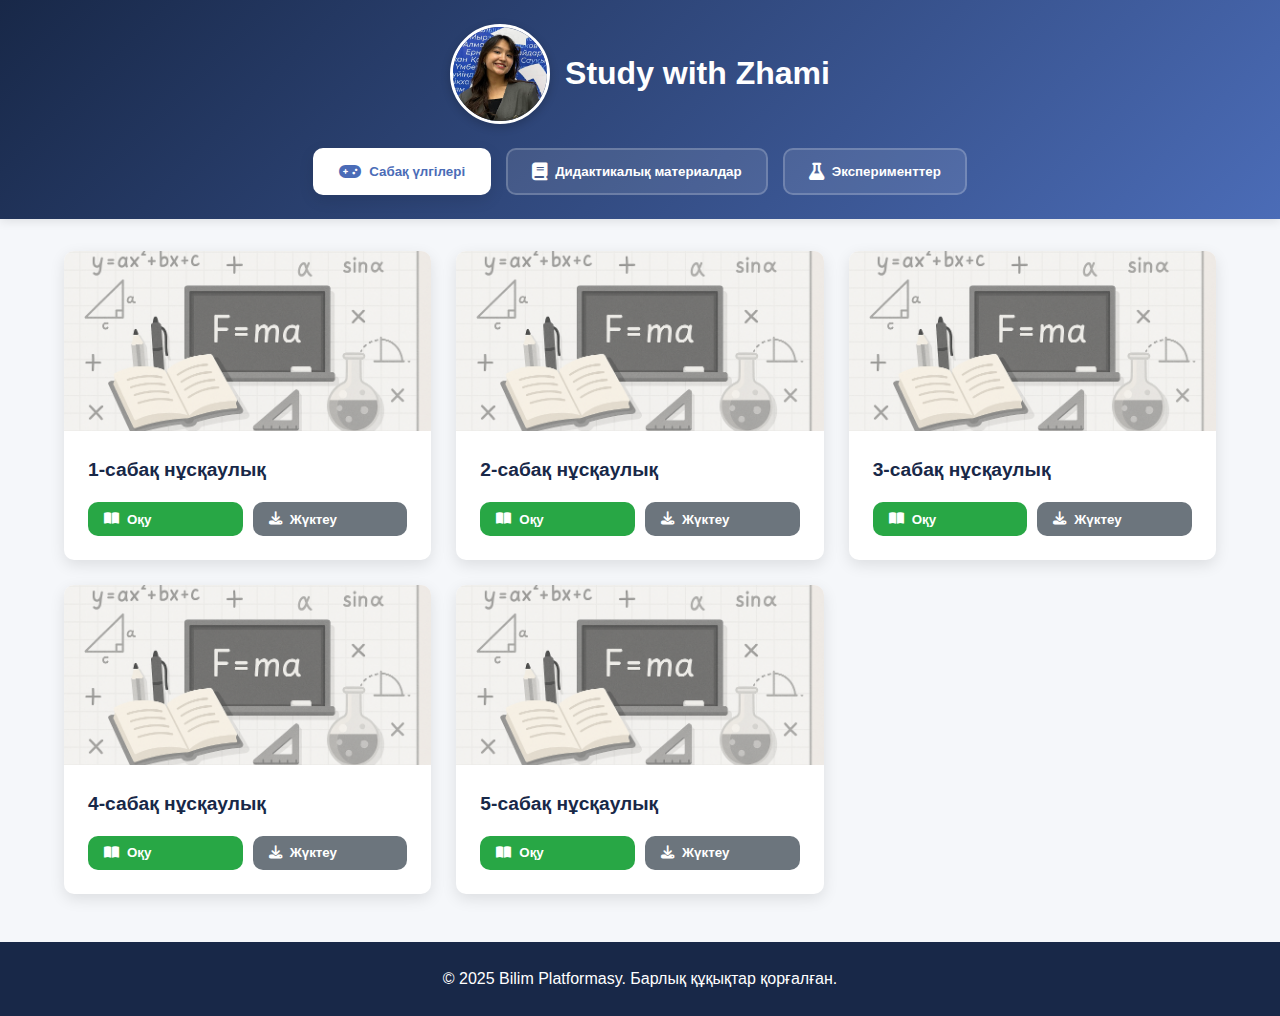
<file: index.html>
<!DOCTYPE html>
<html lang="ru">
<head>
  <meta charset="UTF-8">
  <meta name="viewport" content="width=device-width, initial-scale=1.0">
  <title>Bilim Platformasy</title>
  <link rel="stylesheet" href="https://cdnjs.cloudflare.com/ajax/libs/font-awesome/6.4.0/css/all.min.css">
  <link rel="stylesheet" href="styles.css">
</head>
<body>
  <header>
    <div class="header-container">
           <h1 class="centered-title">
      <span class="title-content">
        <img src="profile/Screenshot 2025-06-07 at 22.55.01.png"Zhami" class="client-avatar">
        Study with Zhami
        
      </span>
    </h1>
      <div class="nav-buttons">
        <button class="nav-btn active" onclick="showSection('games', this)">
          <i class="fas fa-gamepad"></i> Сабақ үлгілері
        </button>
        <button class="nav-btn" onclick="showSection('books', this)">
          <i class="fas fa-book"></i> Дидактикалық материалдар
        </button>
        <button class="nav-btn" onclick="showSection('experiments', this)">
          <i class="fas fa-flask"></i> Эксперименттер
        </button>
      </div>
    </div>
  </header>

  <main>
    <!-- Секция игр -->
    <section id="games" class="content-section active">
      <div class="cards-container">
        <!-- Карточка игры 1 -->
         <div class="card">
          <div class="card-image">
            <img src="game/ChatGPT Image Jun 10, 2025 at 01_49_19 AM.png" alt="1-сабақ нұсқаулық">
          </div>
          <div class="card-body">
            <h3>1-сабақ нұсқаулық</h3>
            <div class="card-buttons">
              <button class="read-btn" onclick="openBookPreview('game/1-сабақ нұсқаулық.pdf')">
                <i class="fas fa-book-open"></i> Оқу
              </button>
              <button class="download-btn" onclick="downloadBook('game/1-сабақ нұсқаулық.pdf')">
                <i class="fas fa-download"></i> Жүктеу
              </button>
            </div>
          </div>
        </div>
        <div class="card">
          <div class="card-image">
            <img src="game/ChatGPT Image Jun 10, 2025 at 01_49_19 AM.png" alt="2-сабақ нұсқаулық">
          </div>
          <div class="card-body">
            <h3>2-сабақ нұсқаулық</h3>
            <div class="card-buttons">
              <button class="read-btn" onclick="openBookPreview('game/2-сабақ нұсқаулық.pdf')">
                <i class="fas fa-book-open"></i> Оқу
              </button>
              <button class="download-btn" onclick="downloadBook('game/2-сабақ нұсқаулық.pdf')">
                <i class="fas fa-download"></i> Жүктеу
              </button>
            </div>
          </div>
        </div>

        <div class="card">
          <div class="card-image">
            <img src="game/ChatGPT Image Jun 10, 2025 at 01_49_19 AM.png" alt="2-сабақ нұсқаулық">
          </div>
          <div class="card-body">
            <h3>3-сабақ нұсқаулық</h3>
            <div class="card-buttons">
              <button class="read-btn" onclick="openBookPreview('game/3-сабақ нұсқаулық.pdf')">
                <i class="fas fa-book-open"></i> Оқу
              </button>
              <button class="download-btn" onclick="downloadBook('game/3-сабақ нұсқаулық.pdf')">
                <i class="fas fa-download"></i> Жүктеу
              </button>
            </div>
          </div>
        </div>

        <div class="card">
          <div class="card-image">
            <img src="game/ChatGPT Image Jun 10, 2025 at 01_49_19 AM.png" alt="2-сабақ нұсқаулық">
          </div>
          <div class="card-body">
            <h3>4-сабақ нұсқаулық</h3>
            <div class="card-buttons">
              <button class="read-btn" onclick="openBookPreview('game/4-сабақ нұсқаулық.pdf')">
                <i class="fas fa-book-open"></i> Оқу
              </button>
              <button class="download-btn" onclick="downloadBook('game/4-сабақ нұсқаулық.pdf')">
                <i class="fas fa-download"></i> Жүктеу
              </button>
            </div>
          </div>
        </div>

        <div class="card">
          <div class="card-image">
            <img src="game/ChatGPT Image Jun 10, 2025 at 01_49_19 AM.png" alt="2-сабақ нұсқаулық">
          </div>
          <div class="card-body">
            <h3>5-сабақ нұсқаулық</h3>
            <div class="card-buttons">
              <button class="read-btn" onclick="openBookPreview('game/5-сабақ нұсқаулық.pdf')">
                <i class="fas fa-book-open"></i> Оқу
              </button>
              <button class="download-btn" onclick="downloadBook('game/5-сабақ нұсқаулық.pdf')">
                <i class="fas fa-download"></i> Жүктеу
              </button>
            </div>
          </div>
        </div>
        <!-- Добавьте больше карточек по аналогии -->
      </div>
    </section>

    <!-- Секция книг -->
    <section id="books" class="content-section">
      <div class="cards-container">
        <div class="card">
          <div class="card-image">
            <img src="books/WhatsApp Image 2025-06-08 at 23.08.31.jpeg" alt="Тірек конспектілер">
          </div>
          <div class="card-body">
            <h3>Тірек конспектілер</h3>
            <p class="author">Жақан Жәмилә Аманжолқызы</p>
            <div class="card-buttons">
              <button class="read-btn" onclick="openBookPreview('books/Тірек конспектілер.pdf')">
                <i class="fas fa-book-open"></i> Оқу
              </button>
              <button class="download-btn" onclick="downloadBook('books/Тірек конспектілер.pdf')">
                <i class="fas fa-download"></i> Жүктеу
              </button>
            </div>
          </div>
        </div>
        <div class="card">
          <div class="card-image">
            <img src="books/WhatsApp Image 2025-06-10 at 01.41.53.jpeg" alt="Тірек конспектілер">
          </div>
          <div class="card-body">
            <h3>1 нұсқа</h3>
            <div class="card-buttons">
              <button class="download-btn" onclick="window.open('https://forms.gle/WZccRrSGETWCZKcM9', '_blank')">
                <i class="fas fa-external-link-alt"></i> Өту
              </button>
            </div>
          </div>
        </div>
        
        <div class="card">
          <div class="card-image">
            <img src="books/WhatsApp Image 2025-06-10 at 01.41.53.jpeg" alt="Тірек конспектілер">
          </div>
          <div class="card-body">
            <h3>2 нұсқа</h3>
            <div class="card-buttons">
              <button class="download-btn" onclick="window.open('https://forms.gle/mxLuFQV9LDvrehrbA', '_blank')">
                <i class="fas fa-external-link-alt"></i> Өту
              </button>
            </div>
          </div>
        </div>
        <div class="card">
          <div class="card-image">
            <img src="books/WhatsApp Image 2025-06-10 at 01.41.53.jpeg" alt="Тірек конспектілер">
          </div>
          <div class="card-body">
            <h3>3 нұсқа</h3>
            <div class="card-buttons">
              <button class="download-btn" onclick="window.open('https://docs.google.com/forms/d/e/1FAIpQLSeKAGL6uYp4G7v7HWK8gE4LLmPUlRK2UZS_XB65TxvBVltgPg/viewform', '_blank')">
                <i class="fas fa-external-link-alt"></i> Өту
              </button>
            </div>
          </div>
        </div>
        <div class="card">
          <div class="card-image">
            <img src="books/WhatsApp Image 2025-06-10 at 01.41.53.jpeg" alt="Тірек конспектілер">
          </div>
          <div class="card-body">
            <h3>4 нұсқа</h3>
            <div class="card-buttons">
              <button class="download-btn" onclick="window.open('https://docs.google.com/forms/d/e/1FAIpQLSeO01uG-bWNEVUUMFUGr7yEElqt308G6CEHcsmE8S8U2t78ow/viewform', '_blank')">
                <i class="fas fa-external-link-alt"></i> Өту
              </button>
            </div>
          </div>
        </div>
        <div class="card">
          <div class="card-image">
            <img src="books/WhatsApp Image 2025-06-10 at 01.41.53.jpeg" alt="Тірек конспектілер">
          </div>
          <div class="card-body">
            <h3>5 нұсқа</h3>
            <div class="card-buttons">
              <button class="download-btn" onclick="window.open('https://docs.google.com/forms/d/e/1FAIpQLSfVWeOS7LeYT1bIURBvug_tJBDOfBlqjOOTZVWuYHgmq0KdPg/viewform', '_blank')">
                <i class="fas fa-external-link-alt"></i> Өту
              </button>
            </div>
          </div>
        </div>
        <div class="card">
          <div class="card-image">
            <img src="books/WhatsApp Image 2025-06-10 at 01.41.53.jpeg" alt="Тірек конспектілер">
          </div>
          <div class="card-body">
            <h3>6 нұсқа</h3>
            <div class="card-buttons">
              <button class="download-btn" onclick="window.open('https://docs.google.com/forms/d/e/1FAIpQLSd9fVMUKSmkqwMAhI4dOYhP_G81I-C1Htqu-YkUG_vwHV04hw/viewform', '_blank')">
                <i class="fas fa-external-link-alt"></i> Өту
              </button>
            </div>
          </div>
        </div>

        <!-- Добавьте больше карточек книг -->
      </div>
    </section>

    <!-- Секция экспериментов -->
    <section id="experiments" class="content-section">
      <div class="cards-container">
        <div class="card">
          <div class="card-image">
            <img src="experiments/WhatsApp Image 2025-06-09 at 00.22.28.jpeg" alt="1-ші эксперимент">
          </div>
          <div class="card-body">
            <h3>Кіріспе бейнесабақ. Phyphox қосымшасын Физикада қолдану.</h3>
            <button class="view-btn" onclick="location.href='experimentintro-page.html'">
              <i class="fas fa-video"></i> Көру
            </button>
          </div>
        </div>
        <div class="card">
          <div class="card-image">
            <img src="experiments/WhatsApp Image 2025-06-08 at 23.17.51.jpeg" alt="1-ші эксперимент">
          </div>
          <div class="card-body">
            <h3>Смартфон арқылы дыбыс жылдамдығын анықтау</h3>
            <button class="view-btn" onclick="location.href='experiment1-page.html'">
              <i class="fas fa-video"></i> Көру
            </button>
          </div>
        </div>
         <div class="card">
          <div class="card-image">
            <img src="experiments/WhatsApp Image 2025-06-08 at 23.32.29.jpeg" alt="2-ші эксперимент">
          </div>
          <div class="card-body">
            <h3>Домбыра аспабының дыбыс жиілігін зерттеу және толқын жылдамдығын есептеу</h3>
            <button class="view-btn" onclick="location.href='experiment2-page.html'">
              <i class="fas fa-video"></i> Көру
            </button>
          </div>
        </div>
        <div class="card">
          <div class="card-image">
            <img src="experiments/WhatsApp Image 2025-06-08 at 23.47.12.jpeg" alt="3-ші эксперимент">
          </div>
          <div class="card-body">
            <h3>Дыбыс толқындарын зерттеу</h3>
            <button class="view-btn" onclick="location.href='experiment3-page.html'">
              <i class="fas fa-video"></i> Көру
            </button>
          </div>
        </div>
        <div class="card">
          <div class="card-image">
            <img src="experiments/ChatGPT Image Jun 8, 2025 at 06_45_39 PM.png" alt="4-ші эксперимент">
          </div>
          <div class="card-body">
            <h3>Математикалық маятниктің қозғалысын зерттеу</h3>
            <button class="view-btn" onclick="location.href='experiment4-page.html'">
              <i class="fas fa-video"></i> Көру
            </button>
          </div>
        </div>
        <div class="card">
          <div class="card-image">
            <img src="experiments/ChatGPT Image Jun 8, 2025 at 06_49_02 PM.png" alt="5-ші эксперимент">
          </div>
          <div class="card-body">
            <h3>Серіппелі маятниктің қозғалысын зерттеу</h3>
            <button class="view-btn" onclick="location.href='experiment5-page.html'">
              <i class="fas fa-video"></i> Көру
            </button>
          </div>
        </div>
        <div class="card">
          <div class="card-image">
            <img src="experiments/ChatGPT Image Jun 8, 2025 at 06_50_50 PM.png" alt="6-ші эксперимент">
          </div>
          <div class="card-body">
            <h3>Доплер эффектісін зерттеу</h3>
            <button class="view-btn" onclick="location.href='experiment6-page.html'">
              <i class="fas fa-video"></i> Көру
            </button>
          </div>
        </div>
        <div class="card">
          <div class="card-image">
            <img src="experiments/ChatGPT Image Jun 8, 2025 at 06_56_12 PM.png" alt="7-ші эксперимент">
          </div>
          <div class="card-body">
            <h3>Доплер эффектісі арқылы дыбыс жылдамдығын анықтау</h3>
            <button class="view-btn" onclick="location.href='experiment7-page.html'">
              <i class="fas fa-video"></i> Көру
            </button>
          </div>
        </div>
      </div>
    </section>
  </main>

  <footer>
    <p>© 2025 Bilim Platformasy. Барлық құқықтар қорғалған.</p>
  </footer>

  <script src="script.js"></script>
  <script>
// Восстановление активной вкладки при загрузке страницы
document.addEventListener('DOMContentLoaded', function() {
  // Проверяем, есть ли хэш в URL (например, #experiments)
  if (window.location.hash) {
    const sectionId = window.location.hash.substring(1);
    const targetSection = document.getElementById(sectionId);
    const targetButton = document.querySelector(`.nav-btn[onclick*="${sectionId}"]`);
    
    if (targetSection && targetButton) {
      // Показываем нужную секцию
      document.querySelectorAll('.content-section').forEach(section => {
        section.classList.remove('active');
      });
      targetSection.classList.add('active');
      
      // Активируем нужную кнопку
      document.querySelectorAll('.nav-btn').forEach(button => {
        button.classList.remove('active');
      });
      targetButton.classList.add('active');
    }
  }
});
</script>
</body>
</html>
</file>
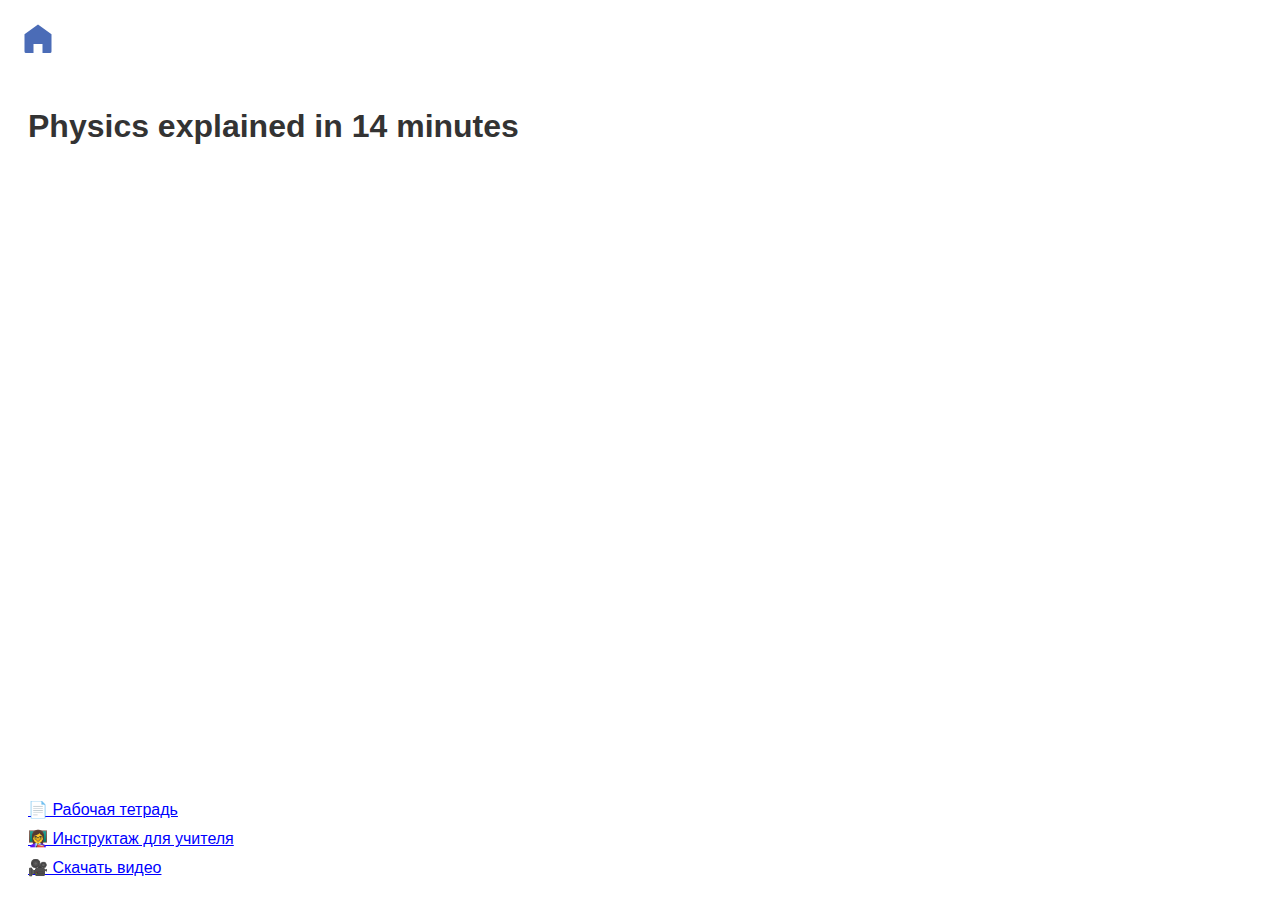
<file: experiment-page.html>
<!DOCTYPE html>
<html lang="ru">
<head>
  <meta charset="UTF-8" />
  <title>Эксперимент</title>
  <style>
    body { font-family: Arial, sans-serif; padding: 20px; }
        .home-link {
      position: absolute;
      top: 20px;
      left: 20px;
      text-decoration: none;
    }

    .home-icon {
      width: 36px;
      height: 36px;
      fill: #4b6cb7;
      transition: 0.3s;
      cursor: pointer;
    }

    .home-icon:hover {
      fill: #35478c;
    }

    h1 {
      margin-top: 80px;
      color: #333;
    }
    video { width: 100%; height: auto; margin-bottom: 20px; }
    .downloads a { display: block; margin: 10px 0; color: blue; text-decoration: underline; }
  </style>
</head>
<body>
     <a href="index.html" class="home-link" title="На главную">
    <svg class="home-icon" xmlns="http://www.w3.org/2000/svg" viewBox="0 0 24 24">
      <path d="M3 9.5L12 3l9 6.5V21a1 1 0 0 1-1 1h-5v-6H9v6H4a1 1 0 0 1-1-1V9.5z"/>
    </svg>
  </a>
  <h1>Physics explained in 14 minutes</h1>
     <div class="youtube-video">
  <iframe 
    width="1100" 
    height="620" 
    src="https://www.youtube.com/embed/ZAqIoDhornk" 
    title="YouTube video player"
    frameborder="0"
    allow="accelerometer; autoplay; clipboard-write; encrypted-media; gyroscope; picture-in-picture"
    allowfullscreen>
  </iframe>
</div>


  <!-- СЮДА ДОБАВЬ ВИДЕО -->
  <!-- Пример: <video controls src=\"path/to/experiment.mp4\"></video> -->

  <div class="downloads">
    <a href="path/to/workbook.pdf" download>📄 Рабочая тетрадь</a>
    <a href="path/to/teacher-guide.pdf" download>👩‍🏫 Инструктаж для учителя</a>
    <a href="path/to/video.mp4" download>🎥 Скачать видео</a>
  </div>
</body>
</html>
</file>
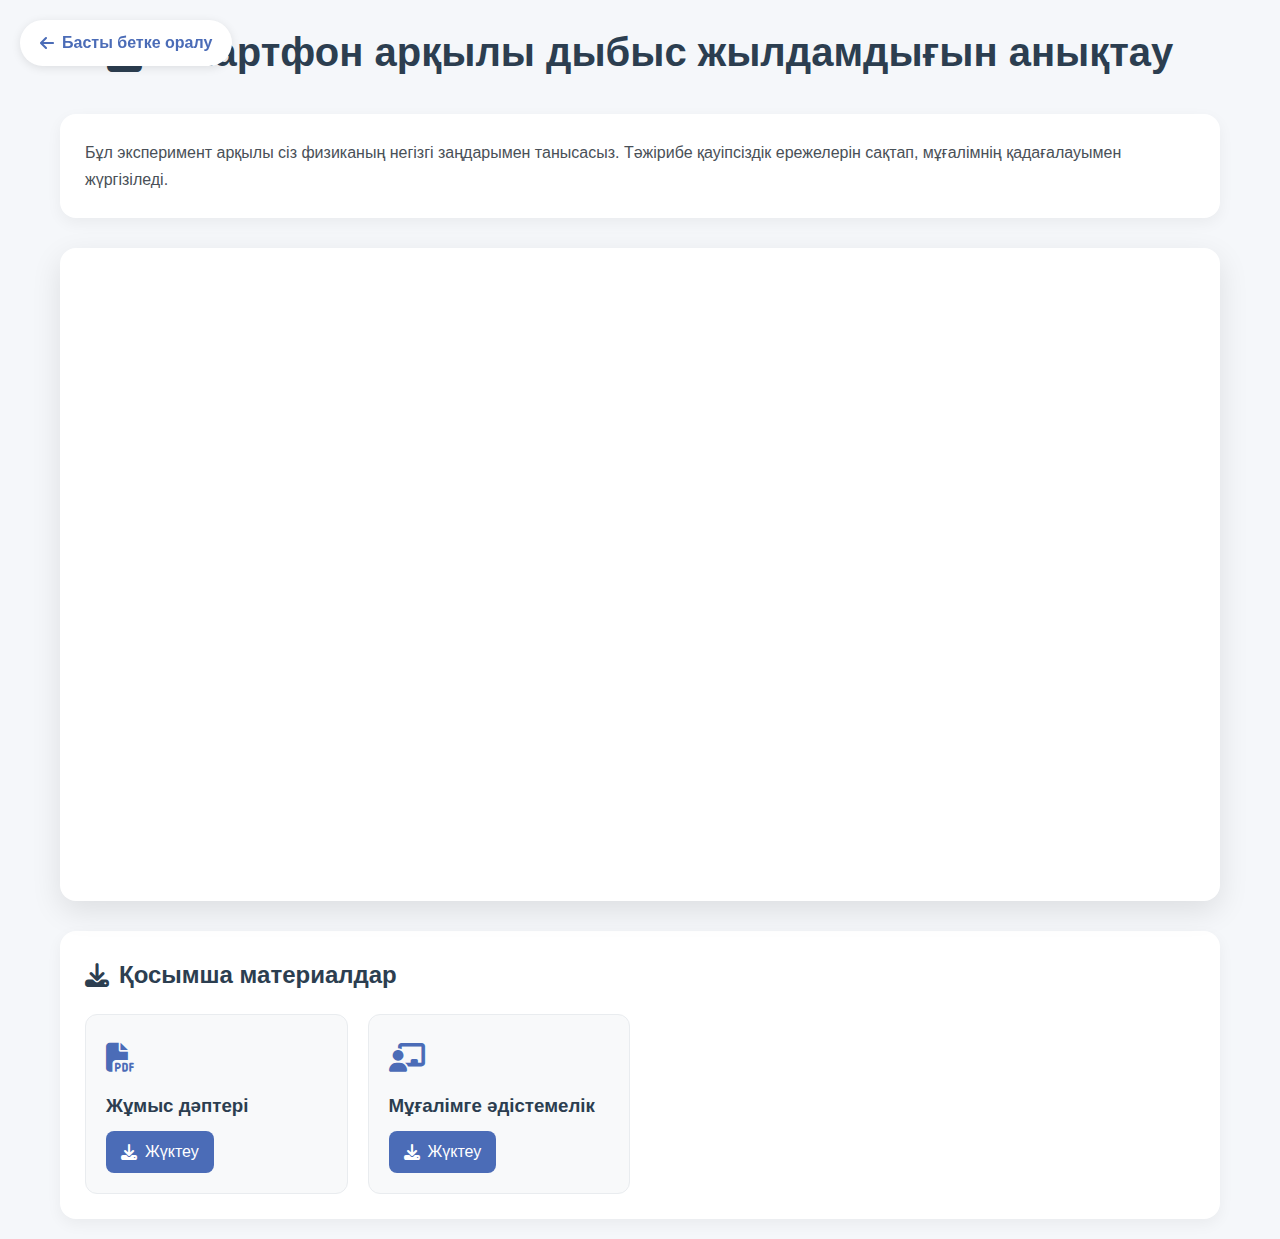
<file: experiment1-page.html>
<!DOCTYPE html>
<html lang="kk">
<head>
  <meta charset="UTF-8">
  <meta name="viewport" content="width=device-width, initial-scale=1.0">
  <title>Эксперимент - Bilim Platformasy</title>
  <link rel="stylesheet" href="https://cdnjs.cloudflare.com/ajax/libs/font-awesome/6.4.0/css/all.min.css">
  <link rel="stylesheet" href="styles.css">
  <style>
    .experiment-page {
      max-width: 1200px;
      margin: 0 auto;
      padding: 20px;
    }
    
    .experiment-header {
      text-align: center;
      margin-bottom: 30px;
      position: relative;
    }
    
    .experiment-title {
      color: #2c3e50;
      font-size: 2.5rem;
      margin-bottom: 10px;
      display: flex;
      align-items: center;
      justify-content: center;
      gap: 15px;
    }
    
    .video-container {
      background: white;
      border-radius: 16px;
      box-shadow: 0 10px 30px rgba(0,0,0,0.1);
      overflow: hidden;
      margin-bottom: 30px;
    }
    
    .experiment-video {
      width: 100%;
      min-height: 600px;
      display: block;
    }
    
    .materials-section {
      background: white;
      border-radius: 16px;
      padding: 25px;
      box-shadow: 0 5px 15px rgba(0,0,0,0.05);
    }
    
    .materials-title {
      color: #2c3e50;
      font-size: 1.5rem;
      margin-bottom: 20px;
      display: flex;
      align-items: center;
      gap: 10px;
    }
    
    .material-cards {
      display: grid;
      grid-template-columns: repeat(auto-fill, minmax(250px, 1fr));
      gap: 20px;
    }
    
    .material-card {
      background: #f8f9fa;
      border-radius: 12px;
      padding: 20px;
      transition: all 0.3s ease;
      border: 1px solid #e9ecef;
    }
    
    .material-card:hover {
      transform: translateY(-5px);
      box-shadow: 0 8px 15px rgba(0,0,0,0.1);
      border-color: #4b6cb7;
    }
    
    .material-icon {
      font-size: 1.8rem;
      color: #4b6cb7;
      margin-bottom: 10px;
    }
    
    .material-name {
      font-weight: 600;
      margin-bottom: 10px;
      color: #2c3e50;
    }
    
    .download-btn {
      display: inline-flex;
      align-items: center;
      gap: 8px;
      padding: 8px 15px;
      background: #4b6cb7;
      color: white;
      border-radius: 8px;
      text-decoration: none;
      font-weight: 500;
      transition: all 0.3s ease;
    }
    
    .download-btn:hover {
      background: #3a56a5;
    }
    
    .experiment-description {
      background: white;
      border-radius: 16px;
      padding: 25px;
      margin-bottom: 30px;
      box-shadow: 0 5px 15px rgba(0,0,0,0.05);
      line-height: 1.7;
      color: #495057;
    }
    
    @media (max-width: 768px) {
      .experiment-title {
        font-size: 2rem;
      }
      
      .material-cards {
        grid-template-columns: 1fr;
      }
    }
    
    @media (max-width: 480px) {
      .experiment-title {
        font-size: 1.8rem;
      }
    }
  </style>
</head>
<body>
  <a onclick="goBackToExperiments()" class="home-link">
    <i class="fas fa-arrow-left"></i> Басты бетке оралу
  </a>

<script>
function goBackToExperiments() {
  // Сохраняем в sessionStorage, что мы возвращаемся из эксперимента
  sessionStorage.setItem('returningFromExperiment', 'true');
  // Переходим на главную с якорем #experiments
  window.location.href = 'index.html#experiments';
}
</script>
  <div class="experiment-page">
    <div class="experiment-header">
      <h1 class="experiment-title">                                     
        <i class="fas fa-flask"></i> Смартфон арқылы дыбыс жылдамдығын анықтау
      </h1>
    </div>
    
    <div class="experiment-description">
      <p>Бұл эксперимент арқылы сіз физиканың негізгі заңдарымен танысасыз. Тәжірибе қауіпсіздік ережелерін сақтап, мұғалімнің қадағалауымен жүргізіледі.</p>
    </div>
    
    <div class="video-container">
      <iframe 
        class="experiment-video"
        src="https://www.youtube.com/embed/uszF5ziXE0E" 
        frameborder="0" 
        allow="accelerometer; autoplay; clipboard-write; encrypted-media; gyroscope; picture-in-picture" 
        allowfullscreen>
      </iframe>
      
    </div>
    
    <div class="materials-section">
      <h2 class="materials-title">
        <i class="fas fa-download"></i> Қосымша материалдар
      </h2>
      
      <div class="material-cards">
        <div class="material-card">
          <div class="material-icon">
            <i class="fas fa-file-pdf"></i>
          </div>
          <h3 class="material-name">Жұмыс дәптері</h3>
          <a href="experiments/№1 Зертхана жұмыс дәптері.pdf" download class="download-btn">
            <i class="fas fa-download"></i> Жүктеу
          </a>
        </div>
        
        <div class="material-card">
          <div class="material-icon">
            <i class="fas fa-chalkboard-teacher"></i>
          </div>
          <h3 class="material-name">Мұғалімге әдістемелік</h3>
          <a href="experiments/Мұғалімге арналған әдістемелік.pdf" download class="download-btn">
            <i class="fas fa-download"></i> Жүктеу
          </a>
        </div>
      </div>
    </div>
  </div>
</body>
</html>
</file>
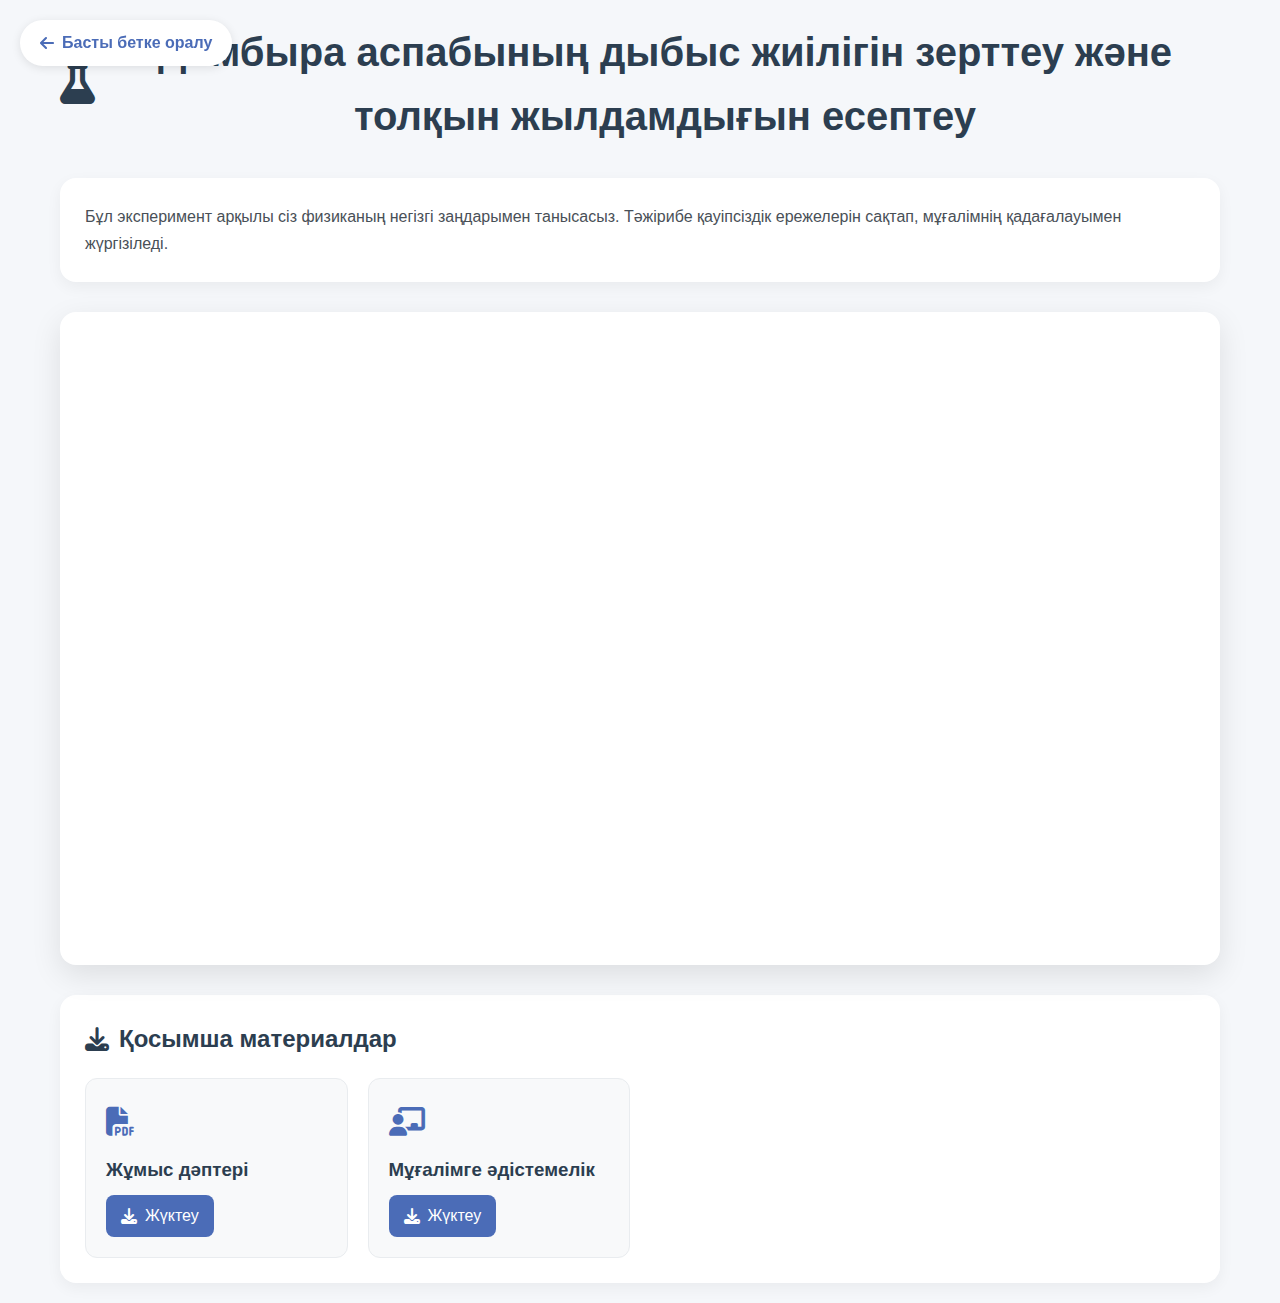
<file: experiment2-page.html>
<!DOCTYPE html>
<html lang="kk">
<head>
  <meta charset="UTF-8">
  <meta name="viewport" content="width=device-width, initial-scale=1.0">
  <title>Эксперимент - Bilim Platformasy</title>
  <link rel="stylesheet" href="https://cdnjs.cloudflare.com/ajax/libs/font-awesome/6.4.0/css/all.min.css">
  <link rel="stylesheet" href="styles.css">
  <style>
    .experiment-page {
      max-width: 1200px;
      margin: 0 auto;
      padding: 20px;
    }
    
    .experiment-header {
      text-align: center;
      margin-bottom: 30px;
      position: relative;
    }
    
    .experiment-title {
      color: #2c3e50;
      font-size: 2.5rem;
      margin-bottom: 10px;
      display: flex;
      align-items: center;
      justify-content: center;
      gap: 15px;
    }
    
    .video-container {
      background: white;
      border-radius: 16px;
      box-shadow: 0 10px 30px rgba(0,0,0,0.1);
      overflow: hidden;
      margin-bottom: 30px;
    }
    
    .experiment-video {
      width: 100%;
      min-height: 600px;
      display: block;
    }
    
    .materials-section {
      background: white;
      border-radius: 16px;
      padding: 25px;
      box-shadow: 0 5px 15px rgba(0,0,0,0.05);
    }
    
    .materials-title {
      color: #2c3e50;
      font-size: 1.5rem;
      margin-bottom: 20px;
      display: flex;
      align-items: center;
      gap: 10px;
    }
    
    .material-cards {
      display: grid;
      grid-template-columns: repeat(auto-fill, minmax(250px, 1fr));
      gap: 20px;
    }
    
    .material-card {
      background: #f8f9fa;
      border-radius: 12px;
      padding: 20px;
      transition: all 0.3s ease;
      border: 1px solid #e9ecef;
    }
    
    .material-card:hover {
      transform: translateY(-5px);
      box-shadow: 0 8px 15px rgba(0,0,0,0.1);
      border-color: #4b6cb7;
    }
    
    .material-icon {
      font-size: 1.8rem;
      color: #4b6cb7;
      margin-bottom: 10px;
    }
    
    .material-name {
      font-weight: 600;
      margin-bottom: 10px;
      color: #2c3e50;
    }
    
    .download-btn {
      display: inline-flex;
      align-items: center;
      gap: 8px;
      padding: 8px 15px;
      background: #4b6cb7;
      color: white;
      border-radius: 8px;
      text-decoration: none;
      font-weight: 500;
      transition: all 0.3s ease;
    }
    
    .download-btn:hover {
      background: #3a56a5;
    }
    
    .experiment-description {
      background: white;
      border-radius: 16px;
      padding: 25px;
      margin-bottom: 30px;
      box-shadow: 0 5px 15px rgba(0,0,0,0.05);
      line-height: 1.7;
      color: #495057;
    }
    
    @media (max-width: 768px) {
      .experiment-title {
        font-size: 2rem;
      }
      
      .material-cards {
        grid-template-columns: 1fr;
      }
    }
    
    @media (max-width: 480px) {
      .experiment-title {
        font-size: 1.8rem;
      }
    }
  </style>
</head>
<body>
  <a onclick="goBackToExperiments()" class="home-link">
    <i class="fas fa-arrow-left"></i> Басты бетке оралу
  </a>

<script>
function goBackToExperiments() {
  // Сохраняем в sessionStorage, что мы возвращаемся из эксперимента
  sessionStorage.setItem('returningFromExperiment', 'true');
  // Переходим на главную с якорем #experiments
  window.location.href = 'index.html#experiments';
}
</script>
  <div class="experiment-page">
    <div class="experiment-header">
      <h1 class="experiment-title">                                     
        <i class="fas fa-flask"></i> Домбыра аспабының дыбыс жиілігін зерттеу және толқын жылдамдығын есептеу
      </h1>
    </div>
    
    <div class="experiment-description">
      <p>Бұл эксперимент арқылы сіз физиканың негізгі заңдарымен танысасыз. Тәжірибе қауіпсіздік ережелерін сақтап, мұғалімнің қадағалауымен жүргізіледі.</p>
    </div>
    
    <div class="video-container">
      <iframe 
        class="experiment-video"
        src="https://www.youtube.com/embed/u5CDN35dgw4" 
        frameborder="0" 
        allow="accelerometer; autoplay; clipboard-write; encrypted-media; gyroscope; picture-in-picture" 
        allowfullscreen>
      </iframe>
      
    </div>
    
    <div class="materials-section">
      <h2 class="materials-title">
        <i class="fas fa-download"></i> Қосымша материалдар
      </h2>
      
      <div class="material-cards">
        <div class="material-card">
          <div class="material-icon">
            <i class="fas fa-file-pdf"></i>
          </div>
          <h3 class="material-name">Жұмыс дәптері</h3>
          <a href="experiments/№2 Зертханалық жұмыс дәптері.pdf" download class="download-btn">
            <i class="fas fa-download"></i> Жүктеу
          </a>
        </div>
        
        <div class="material-card">
          <div class="material-icon">
            <i class="fas fa-chalkboard-teacher"></i>
          </div>
          <h3 class="material-name">Мұғалімге әдістемелік</h3>
          <a href="experiments/Мұғалімге арналған әдістемелік.pdf" download class="download-btn">
            <i class="fas fa-download"></i> Жүктеу
          </a>
        </div>
      </div>
    </div>
  </div>
</body>
</html>
</file>
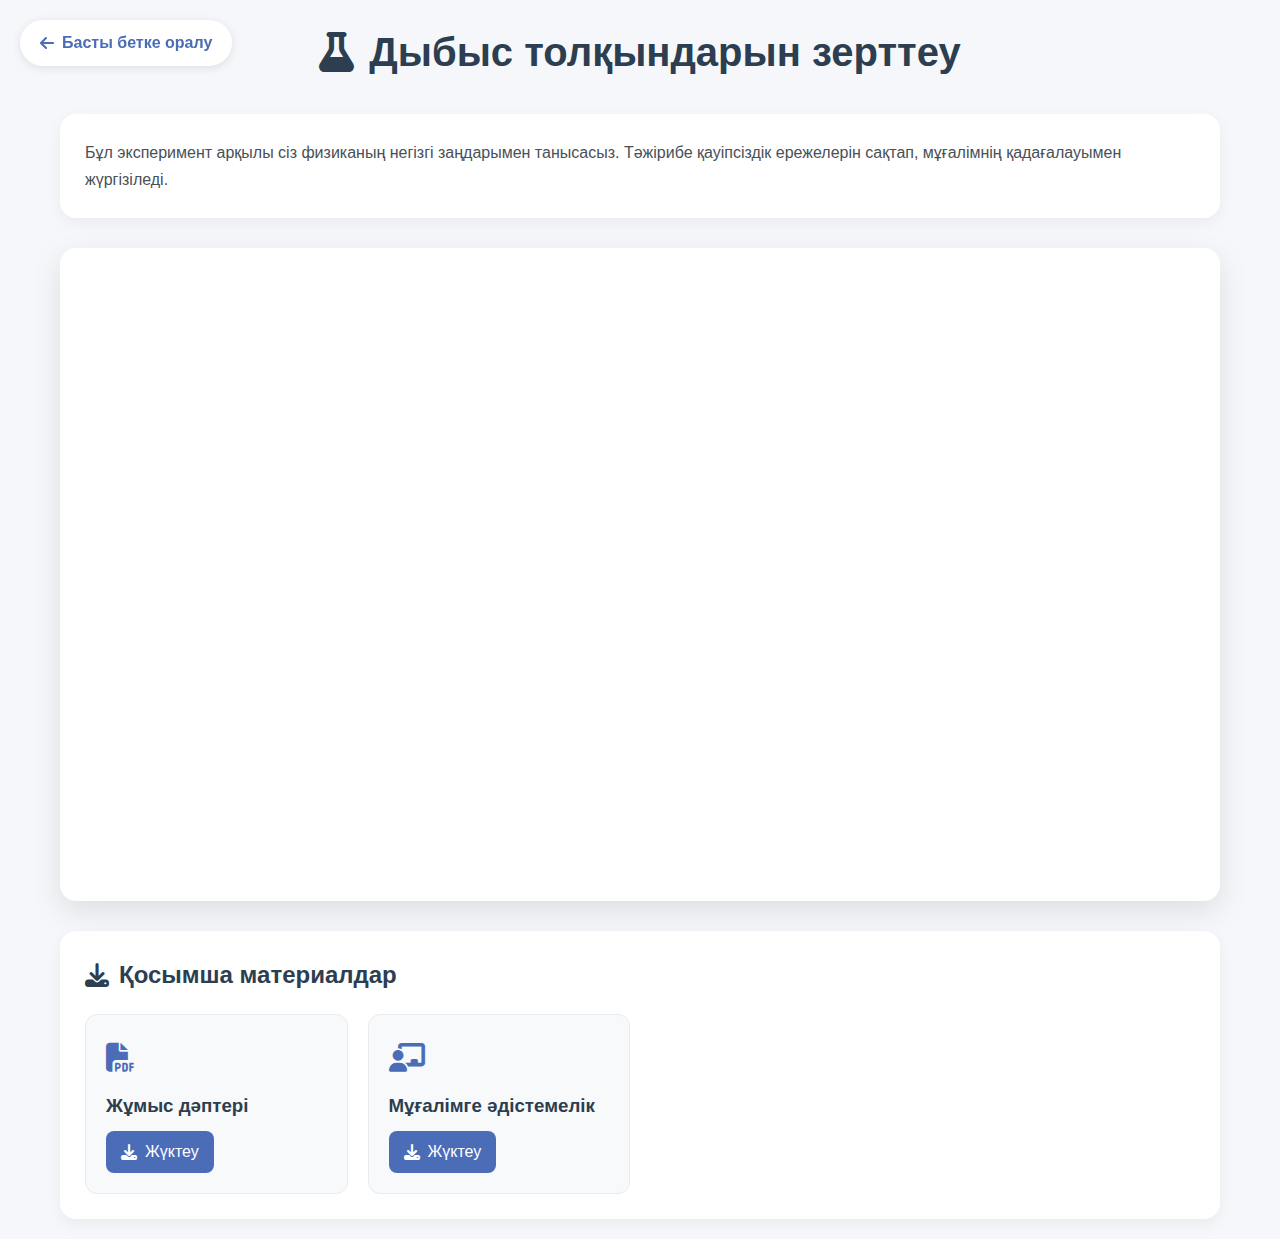
<file: experiment3-page.html>
<!DOCTYPE html>
<html lang="kk">
<head>
  <meta charset="UTF-8">
  <meta name="viewport" content="width=device-width, initial-scale=1.0">
  <title>Эксперимент - Bilim Platformasy</title>
  <link rel="stylesheet" href="https://cdnjs.cloudflare.com/ajax/libs/font-awesome/6.4.0/css/all.min.css">
  <link rel="stylesheet" href="styles.css">
  <style>
    .experiment-page {
      max-width: 1200px;
      margin: 0 auto;
      padding: 20px;
    }
    
    .experiment-header {
      text-align: center;
      margin-bottom: 30px;
      position: relative;
    }
    
    .experiment-title {
      color: #2c3e50;
      font-size: 2.5rem;
      margin-bottom: 10px;
      display: flex;
      align-items: center;
      justify-content: center;
      gap: 15px;
    }
    
    .video-container {
      background: white;
      border-radius: 16px;
      box-shadow: 0 10px 30px rgba(0,0,0,0.1);
      overflow: hidden;
      margin-bottom: 30px;
    }
    
    .experiment-video {
      width: 100%;
      min-height: 600px;
      display: block;
    }
    
    .materials-section {
      background: white;
      border-radius: 16px;
      padding: 25px;
      box-shadow: 0 5px 15px rgba(0,0,0,0.05);
    }
    
    .materials-title {
      color: #2c3e50;
      font-size: 1.5rem;
      margin-bottom: 20px;
      display: flex;
      align-items: center;
      gap: 10px;
    }
    
    .material-cards {
      display: grid;
      grid-template-columns: repeat(auto-fill, minmax(250px, 1fr));
      gap: 20px;
    }
    
    .material-card {
      background: #f8f9fa;
      border-radius: 12px;
      padding: 20px;
      transition: all 0.3s ease;
      border: 1px solid #e9ecef;
    }
    
    .material-card:hover {
      transform: translateY(-5px);
      box-shadow: 0 8px 15px rgba(0,0,0,0.1);
      border-color: #4b6cb7;
    }
    
    .material-icon {
      font-size: 1.8rem;
      color: #4b6cb7;
      margin-bottom: 10px;
    }
    
    .material-name {
      font-weight: 600;
      margin-bottom: 10px;
      color: #2c3e50;
    }
    
    .download-btn {
      display: inline-flex;
      align-items: center;
      gap: 8px;
      padding: 8px 15px;
      background: #4b6cb7;
      color: white;
      border-radius: 8px;
      text-decoration: none;
      font-weight: 500;
      transition: all 0.3s ease;
    }
    
    .download-btn:hover {
      background: #3a56a5;
    }
    
    .experiment-description {
      background: white;
      border-radius: 16px;
      padding: 25px;
      margin-bottom: 30px;
      box-shadow: 0 5px 15px rgba(0,0,0,0.05);
      line-height: 1.7;
      color: #495057;
    }
    
    @media (max-width: 768px) {
      .experiment-title {
        font-size: 2rem;
      }
      
      .material-cards {
        grid-template-columns: 1fr;
      }
    }
    
    @media (max-width: 480px) {
      .experiment-title {
        font-size: 1.8rem;
      }
    }
  </style>
</head>
<body>
  <a onclick="goBackToExperiments()" class="home-link">
    <i class="fas fa-arrow-left"></i> Басты бетке оралу
  </a>

<script>
function goBackToExperiments() {
  // Сохраняем в sessionStorage, что мы возвращаемся из эксперимента
  sessionStorage.setItem('returningFromExperiment', 'true');
  // Переходим на главную с якорем #experiments
  window.location.href = 'index.html#experiments';
}
</script>
  <div class="experiment-page">
    <div class="experiment-header">
      <h1 class="experiment-title">                                     
        <i class="fas fa-flask"></i> Дыбыс толқындарын зерттеу
      </h1>
    </div>
    
    <div class="experiment-description">
      <p>Бұл эксперимент арқылы сіз физиканың негізгі заңдарымен танысасыз. Тәжірибе қауіпсіздік ережелерін сақтап, мұғалімнің қадағалауымен жүргізіледі.</p>
    </div>
    
    <div class="video-container">
      <iframe 
        class="experiment-video"
        src="https://www.youtube.com/embed/4Ec5xKOVVzk" 
        frameborder="0" 
        allow="accelerometer; autoplay; clipboard-write; encrypted-media; gyroscope; picture-in-picture" 
        allowfullscreen>
      </iframe>
      
    </div>
    
    <div class="materials-section">
      <h2 class="materials-title">
        <i class="fas fa-download"></i> Қосымша материалдар
      </h2>
      
      <div class="material-cards">
        <div class="material-card">
          <div class="material-icon">
            <i class="fas fa-file-pdf"></i>
          </div>
          <h3 class="material-name">Жұмыс дәптері</h3>
          <a href="experiments/№3 Зертханалық жұмыс дәптері.pdf" download class="download-btn">
            <i class="fas fa-download"></i> Жүктеу
          </a>
        </div>
        
        <div class="material-card">
          <div class="material-icon">
            <i class="fas fa-chalkboard-teacher"></i>
          </div>
          <h3 class="material-name">Мұғалімге әдістемелік</h3>
          <a href="experiments/Мұғалімге арналған әдістемелік.pdf" download class="download-btn">
            <i class="fas fa-download"></i> Жүктеу
          </a>
        </div>
      </div>
    </div>
  </div>
</body>
</html>
</file>
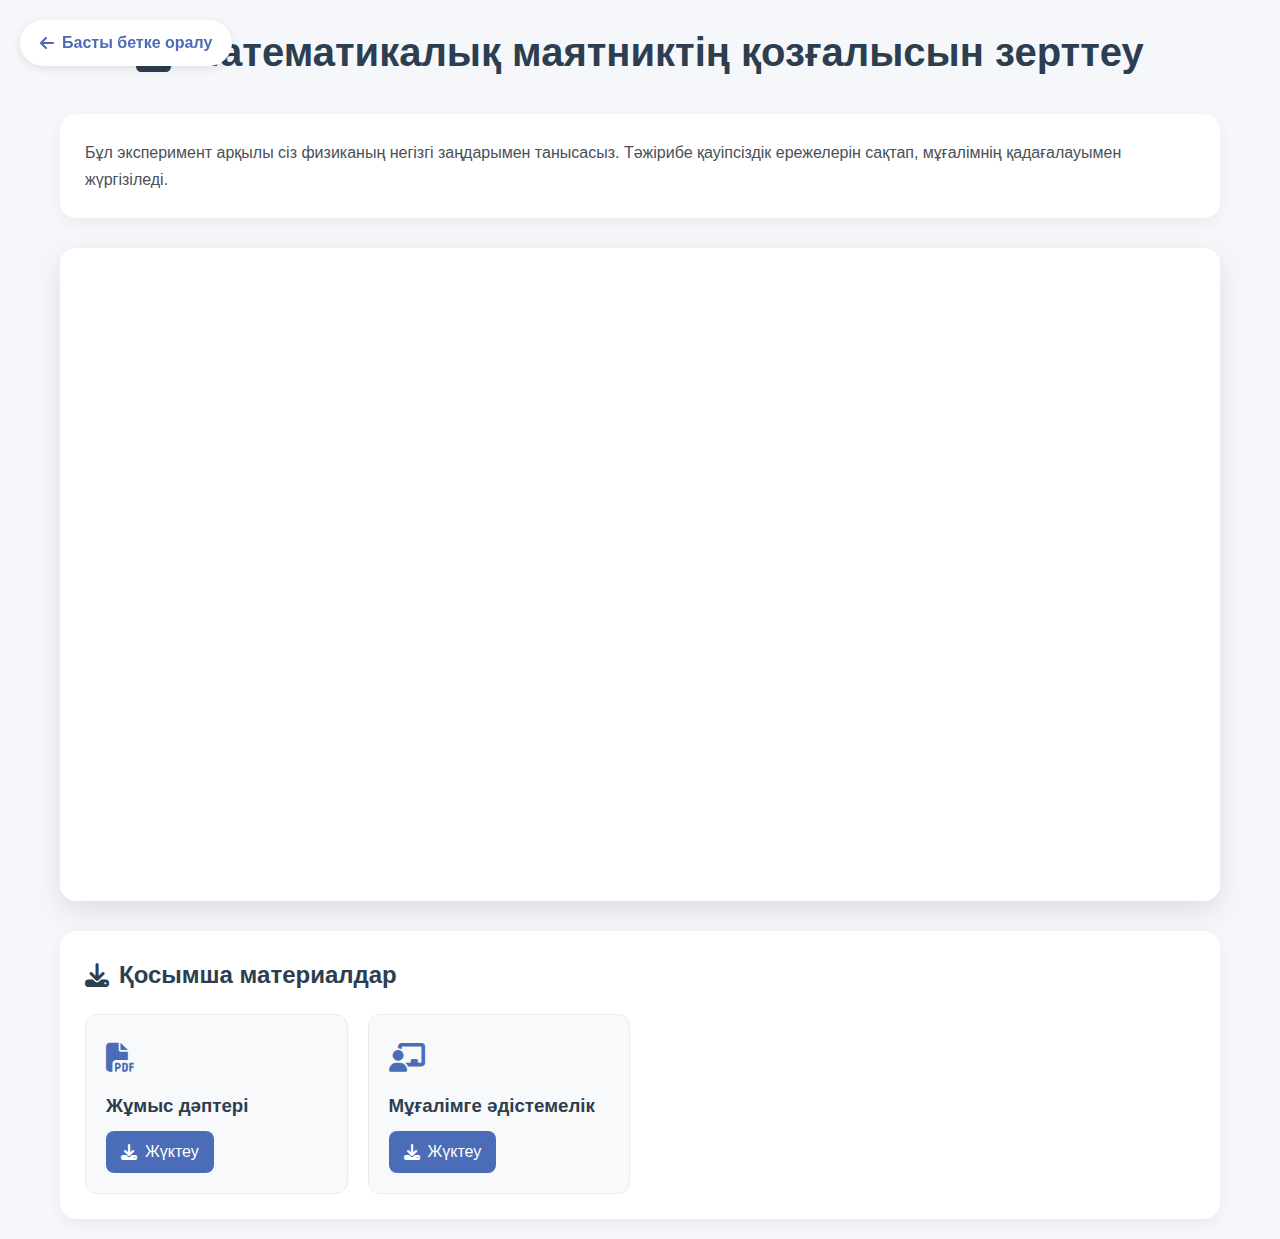
<file: experiment4-page.html>
<!DOCTYPE html>
<html lang="kk">
<head>
  <meta charset="UTF-8">
  <meta name="viewport" content="width=device-width, initial-scale=1.0">
  <title>Эксперимент - Bilim Platformasy</title>
  <link rel="stylesheet" href="https://cdnjs.cloudflare.com/ajax/libs/font-awesome/6.4.0/css/all.min.css">
  <link rel="stylesheet" href="styles.css">
  <style>
    .experiment-page {
      max-width: 1200px;
      margin: 0 auto;
      padding: 20px;
    }
    
    .experiment-header {
      text-align: center;
      margin-bottom: 30px;
      position: relative;
    }
    
    .experiment-title {
      color: #2c3e50;
      font-size: 2.5rem;
      margin-bottom: 10px;
      display: flex;
      align-items: center;
      justify-content: center;
      gap: 15px;
    }
    
    .video-container {
      background: white;
      border-radius: 16px;
      box-shadow: 0 10px 30px rgba(0,0,0,0.1);
      overflow: hidden;
      margin-bottom: 30px;
    }
    
    .experiment-video {
      width: 100%;
      min-height: 600px;
      display: block;
    }
    
    .materials-section {
      background: white;
      border-radius: 16px;
      padding: 25px;
      box-shadow: 0 5px 15px rgba(0,0,0,0.05);
    }
    
    .materials-title {
      color: #2c3e50;
      font-size: 1.5rem;
      margin-bottom: 20px;
      display: flex;
      align-items: center;
      gap: 10px;
    }
    
    .material-cards {
      display: grid;
      grid-template-columns: repeat(auto-fill, minmax(250px, 1fr));
      gap: 20px;
    }
    
    .material-card {
      background: #f8f9fa;
      border-radius: 12px;
      padding: 20px;
      transition: all 0.3s ease;
      border: 1px solid #e9ecef;
    }
    
    .material-card:hover {
      transform: translateY(-5px);
      box-shadow: 0 8px 15px rgba(0,0,0,0.1);
      border-color: #4b6cb7;
    }
    
    .material-icon {
      font-size: 1.8rem;
      color: #4b6cb7;
      margin-bottom: 10px;
    }
    
    .material-name {
      font-weight: 600;
      margin-bottom: 10px;
      color: #2c3e50;
    }
    
    .download-btn {
      display: inline-flex;
      align-items: center;
      gap: 8px;
      padding: 8px 15px;
      background: #4b6cb7;
      color: white;
      border-radius: 8px;
      text-decoration: none;
      font-weight: 500;
      transition: all 0.3s ease;
    }
    
    .download-btn:hover {
      background: #3a56a5;
    }
    
    .experiment-description {
      background: white;
      border-radius: 16px;
      padding: 25px;
      margin-bottom: 30px;
      box-shadow: 0 5px 15px rgba(0,0,0,0.05);
      line-height: 1.7;
      color: #495057;
    }
    
    @media (max-width: 768px) {
      .experiment-title {
        font-size: 2rem;
      }
      
      .material-cards {
        grid-template-columns: 1fr;
      }
    }
    
    @media (max-width: 480px) {
      .experiment-title {
        font-size: 1.8rem;
      }
    }
  </style>
</head>
<body>
  <a onclick="goBackToExperiments()" class="home-link">
    <i class="fas fa-arrow-left"></i> Басты бетке оралу
  </a>

<script>
function goBackToExperiments() {
  // Сохраняем в sessionStorage, что мы возвращаемся из эксперимента
  sessionStorage.setItem('returningFromExperiment', 'true');
  // Переходим на главную с якорем #experiments
  window.location.href = 'index.html#experiments';
}
</script>
  <div class="experiment-page">
    <div class="experiment-header">
      <h1 class="experiment-title">                                     
        <i class="fas fa-flask"></i> Математикалық маятниктің қозғалысын зерттеу
      </h1>
    </div>
    
    <div class="experiment-description">
      <p>Бұл эксперимент арқылы сіз физиканың негізгі заңдарымен танысасыз. Тәжірибе қауіпсіздік ережелерін сақтап, мұғалімнің қадағалауымен жүргізіледі.</p>
    </div>
    
    <div class="video-container">
      <iframe 
        class="experiment-video"
        src="https://www.youtube.com/embed/" 
        frameborder="0" 
        allow="accelerometer; autoplay; clipboard-write; encrypted-media; gyroscope; picture-in-picture" 
        allowfullscreen>
      </iframe>
      
    </div>
    
    <div class="materials-section">
      <h2 class="materials-title">
        <i class="fas fa-download"></i> Қосымша материалдар
      </h2>
      
      <div class="material-cards">
        <div class="material-card">
          <div class="material-icon">
            <i class="fas fa-file-pdf"></i>
          </div>
          <h3 class="material-name">Жұмыс дәптері</h3>
          <a href="experiments/№4 Зертхана жұмыс дәптері.pdf" download class="download-btn">
            <i class="fas fa-download"></i> Жүктеу
          </a>
        </div>
        
        <div class="material-card">
          <div class="material-icon">
            <i class="fas fa-chalkboard-teacher"></i>
          </div>
          <h3 class="material-name">Мұғалімге әдістемелік</h3>
          <a href="experiments/Мұғалімге арналған әдістемелік.pdf" download class="download-btn">
            <i class="fas fa-download"></i> Жүктеу
          </a>
        </div>
      </div>
    </div>
  </div>
</body>
</html>
</file>
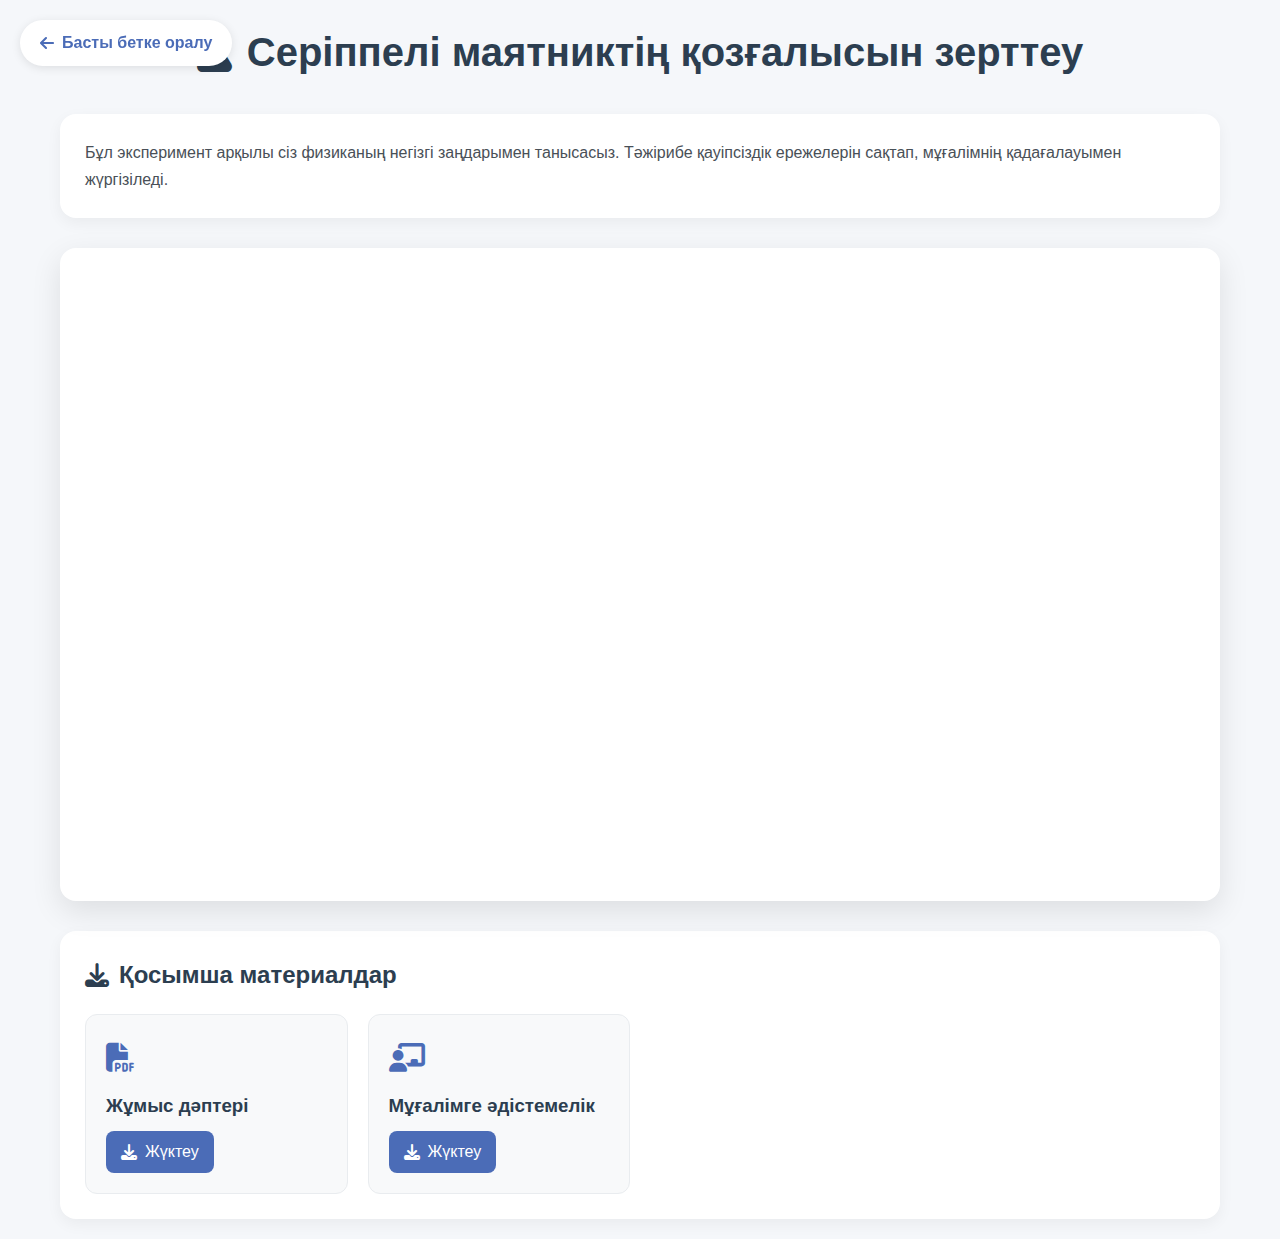
<file: experiment5-page.html>
<!DOCTYPE html>
<html lang="kk">
<head>
  <meta charset="UTF-8">
  <meta name="viewport" content="width=device-width, initial-scale=1.0">
  <title>Эксперимент - Bilim Platformasy</title>
  <link rel="stylesheet" href="https://cdnjs.cloudflare.com/ajax/libs/font-awesome/6.4.0/css/all.min.css">
  <link rel="stylesheet" href="styles.css">
  <style>
    .experiment-page {
      max-width: 1200px;
      margin: 0 auto;
      padding: 20px;
    }
    
    .experiment-header {
      text-align: center;
      margin-bottom: 30px;
      position: relative;
    }
    
    .experiment-title {
      color: #2c3e50;
      font-size: 2.5rem;
      margin-bottom: 10px;
      display: flex;
      align-items: center;
      justify-content: center;
      gap: 15px;
    }
    
    .video-container {
      background: white;
      border-radius: 16px;
      box-shadow: 0 10px 30px rgba(0,0,0,0.1);
      overflow: hidden;
      margin-bottom: 30px;
    }
    
    .experiment-video {
      width: 100%;
      min-height: 600px;
      display: block;
    }
    
    .materials-section {
      background: white;
      border-radius: 16px;
      padding: 25px;
      box-shadow: 0 5px 15px rgba(0,0,0,0.05);
    }
    
    .materials-title {
      color: #2c3e50;
      font-size: 1.5rem;
      margin-bottom: 20px;
      display: flex;
      align-items: center;
      gap: 10px;
    }
    
    .material-cards {
      display: grid;
      grid-template-columns: repeat(auto-fill, minmax(250px, 1fr));
      gap: 20px;
    }
    
    .material-card {
      background: #f8f9fa;
      border-radius: 12px;
      padding: 20px;
      transition: all 0.3s ease;
      border: 1px solid #e9ecef;
    }
    
    .material-card:hover {
      transform: translateY(-5px);
      box-shadow: 0 8px 15px rgba(0,0,0,0.1);
      border-color: #4b6cb7;
    }
    
    .material-icon {
      font-size: 1.8rem;
      color: #4b6cb7;
      margin-bottom: 10px;
    }
    
    .material-name {
      font-weight: 600;
      margin-bottom: 10px;
      color: #2c3e50;
    }
    
    .download-btn {
      display: inline-flex;
      align-items: center;
      gap: 8px;
      padding: 8px 15px;
      background: #4b6cb7;
      color: white;
      border-radius: 8px;
      text-decoration: none;
      font-weight: 500;
      transition: all 0.3s ease;
    }
    
    .download-btn:hover {
      background: #3a56a5;
    }
    
    .experiment-description {
      background: white;
      border-radius: 16px;
      padding: 25px;
      margin-bottom: 30px;
      box-shadow: 0 5px 15px rgba(0,0,0,0.05);
      line-height: 1.7;
      color: #495057;
    }
    
    @media (max-width: 768px) {
      .experiment-title {
        font-size: 2rem;
      }
      
      .material-cards {
        grid-template-columns: 1fr;
      }
    }
    
    @media (max-width: 480px) {
      .experiment-title {
        font-size: 1.8rem;
      }
    }
  </style>
</head>
<body>
  <a onclick="goBackToExperiments()" class="home-link">
    <i class="fas fa-arrow-left"></i> Басты бетке оралу
  </a>

<script>
function goBackToExperiments() {
  // Сохраняем в sessionStorage, что мы возвращаемся из эксперимента
  sessionStorage.setItem('returningFromExperiment', 'true');
  // Переходим на главную с якорем #experiments
  window.location.href = 'index.html#experiments';
}
</script>
  <div class="experiment-page">
    <div class="experiment-header">
      <h1 class="experiment-title">                                     
        <i class="fas fa-flask"></i> Серіппелі маятниктің қозғалысын зерттеу
    </div>
    
    <div class="experiment-description">
      <p>Бұл эксперимент арқылы сіз физиканың негізгі заңдарымен танысасыз. Тәжірибе қауіпсіздік ережелерін сақтап, мұғалімнің қадағалауымен жүргізіледі.</p>
    </div>
    
    <div class="video-container">
      <iframe 
        class="experiment-video"
        src="https://www.youtube.com/embed/aEt--xx02YI" 
        frameborder="0" 
        allow="accelerometer; autoplay; clipboard-write; encrypted-media; gyroscope; picture-in-picture" 
        allowfullscreen>
      </iframe>
      
    </div>
    
    <div class="materials-section">
      <h2 class="materials-title">
        <i class="fas fa-download"></i> Қосымша материалдар
      </h2>
      
      <div class="material-cards">
        <div class="material-card">
          <div class="material-icon">
            <i class="fas fa-file-pdf"></i>
          </div>
          <h3 class="material-name">Жұмыс дәптері</h3>
          <a href="experiments/№5 Зертханалық жұмыс дәптері.pdf" download class="download-btn">
            <i class="fas fa-download"></i> Жүктеу
          </a>
        </div>
        
        <div class="material-card">
          <div class="material-icon">
            <i class="fas fa-chalkboard-teacher"></i>
          </div>
          <h3 class="material-name">Мұғалімге әдістемелік</h3>
          <a href="experiments/Мұғалімге арналған әдістемелік.pdf" download class="download-btn">
            <i class="fas fa-download"></i> Жүктеу
          </a>
        </div>
      </div>
    </div>
  </div>
</body>
</html>
</file>
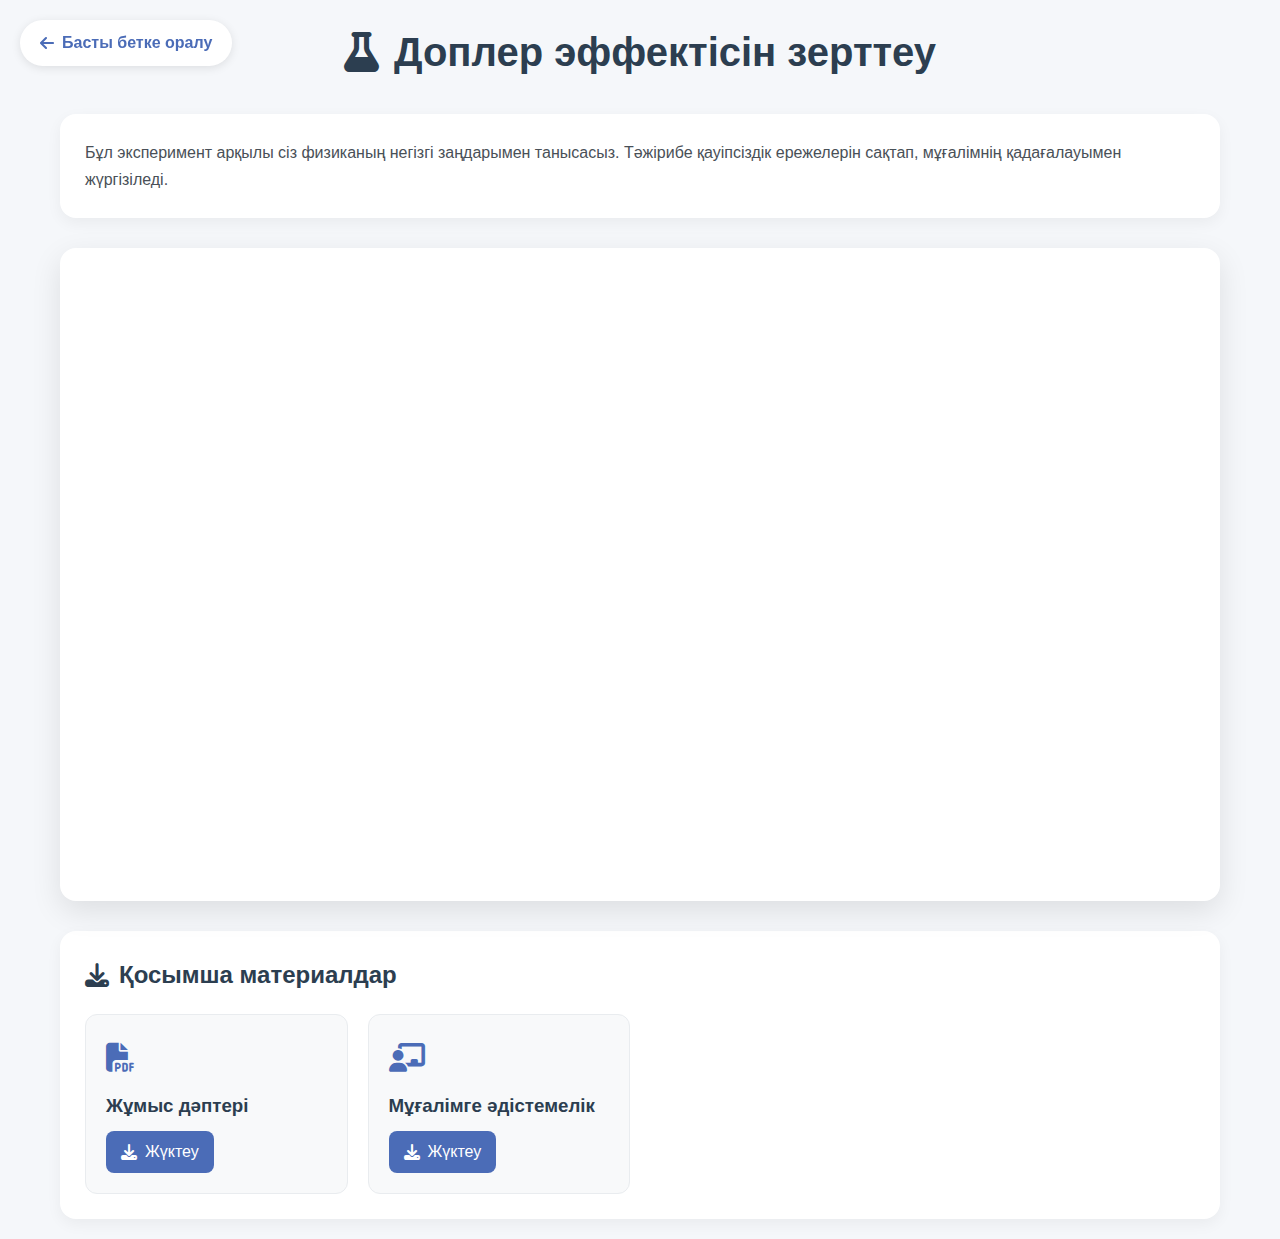
<file: experiment6-page.html>
<!DOCTYPE html>
<html lang="kk">
<head>
  <meta charset="UTF-8">
  <meta name="viewport" content="width=device-width, initial-scale=1.0">
  <title>Эксперимент - Bilim Platformasy</title>
  <link rel="stylesheet" href="https://cdnjs.cloudflare.com/ajax/libs/font-awesome/6.4.0/css/all.min.css">
  <link rel="stylesheet" href="styles.css">
  <style>
    .experiment-page {
      max-width: 1200px;
      margin: 0 auto;
      padding: 20px;
    }
    
    .experiment-header {
      text-align: center;
      margin-bottom: 30px;
      position: relative;
    }
    
    .experiment-title {
      color: #2c3e50;
      font-size: 2.5rem;
      margin-bottom: 10px;
      display: flex;
      align-items: center;
      justify-content: center;
      gap: 15px;
    }
    
    .video-container {
      background: white;
      border-radius: 16px;
      box-shadow: 0 10px 30px rgba(0,0,0,0.1);
      overflow: hidden;
      margin-bottom: 30px;
    }
    
    .experiment-video {
      width: 100%;
      min-height: 600px;
      display: block;
    }
    
    .materials-section {
      background: white;
      border-radius: 16px;
      padding: 25px;
      box-shadow: 0 5px 15px rgba(0,0,0,0.05);
    }
    
    .materials-title {
      color: #2c3e50;
      font-size: 1.5rem;
      margin-bottom: 20px;
      display: flex;
      align-items: center;
      gap: 10px;
    }
    
    .material-cards {
      display: grid;
      grid-template-columns: repeat(auto-fill, minmax(250px, 1fr));
      gap: 20px;
    }
    
    .material-card {
      background: #f8f9fa;
      border-radius: 12px;
      padding: 20px;
      transition: all 0.3s ease;
      border: 1px solid #e9ecef;
    }
    
    .material-card:hover {
      transform: translateY(-5px);
      box-shadow: 0 8px 15px rgba(0,0,0,0.1);
      border-color: #4b6cb7;
    }
    
    .material-icon {
      font-size: 1.8rem;
      color: #4b6cb7;
      margin-bottom: 10px;
    }
    
    .material-name {
      font-weight: 600;
      margin-bottom: 10px;
      color: #2c3e50;
    }
    
    .download-btn {
      display: inline-flex;
      align-items: center;
      gap: 8px;
      padding: 8px 15px;
      background: #4b6cb7;
      color: white;
      border-radius: 8px;
      text-decoration: none;
      font-weight: 500;
      transition: all 0.3s ease;
    }
    
    .download-btn:hover {
      background: #3a56a5;
    }
    
    .experiment-description {
      background: white;
      border-radius: 16px;
      padding: 25px;
      margin-bottom: 30px;
      box-shadow: 0 5px 15px rgba(0,0,0,0.05);
      line-height: 1.7;
      color: #495057;
    }
    
    @media (max-width: 768px) {
      .experiment-title {
        font-size: 2rem;
      }
      
      .material-cards {
        grid-template-columns: 1fr;
      }
    }
    
    @media (max-width: 480px) {
      .experiment-title {
        font-size: 1.8rem;
      }
    }
  </style>
</head>
<body>
  <a onclick="goBackToExperiments()" class="home-link">
    <i class="fas fa-arrow-left"></i> Басты бетке оралу
  </a>

<script>
function goBackToExperiments() {
  // Сохраняем в sessionStorage, что мы возвращаемся из эксперимента
  sessionStorage.setItem('returningFromExperiment', 'true');
  // Переходим на главную с якорем #experiments
  window.location.href = 'index.html#experiments';
}
</script>
  <div class="experiment-page">
    <div class="experiment-header">
      <h1 class="experiment-title">                                     
        <i class="fas fa-flask"></i> Доплер эффектісін зерттеу
      </h1>
    </div>
    
    <div class="experiment-description">
      <p>Бұл эксперимент арқылы сіз физиканың негізгі заңдарымен танысасыз. Тәжірибе қауіпсіздік ережелерін сақтап, мұғалімнің қадағалауымен жүргізіледі.</p>
    </div>
    
    <div class="video-container">
      <iframe 
        class="experiment-video"
        src="https://www.youtube.com/embed/O8ezmKPLquQ" 
        frameborder="0" 
        allow="accelerometer; autoplay; clipboard-write; encrypted-media; gyroscope; picture-in-picture" 
        allowfullscreen>
      </iframe>
      
    </div>
    
    <div class="materials-section">
      <h2 class="materials-title">
        <i class="fas fa-download"></i> Қосымша материалдар
      </h2>
      
      <div class="material-cards">
        <div class="material-card">
          <div class="material-icon">
            <i class="fas fa-file-pdf"></i>
          </div>
          <h3 class="material-name">Жұмыс дәптері</h3>
          <a href="experiments/№6 Зертханалық жұмыс дәптері.pdf" download class="download-btn">
            <i class="fas fa-download"></i> Жүктеу
          </a>
        </div>
        
        <div class="material-card">
          <div class="material-icon">
            <i class="fas fa-chalkboard-teacher"></i>
          </div>
          <h3 class="material-name">Мұғалімге әдістемелік</h3>
          <a href="experiments/Мұғалімге арналған әдістемелік.pdf" download class="download-btn">
            <i class="fas fa-download"></i> Жүктеу
          </a>
        </div>
      </div>
    </div>
  </div>
</body>
</html>
</file>
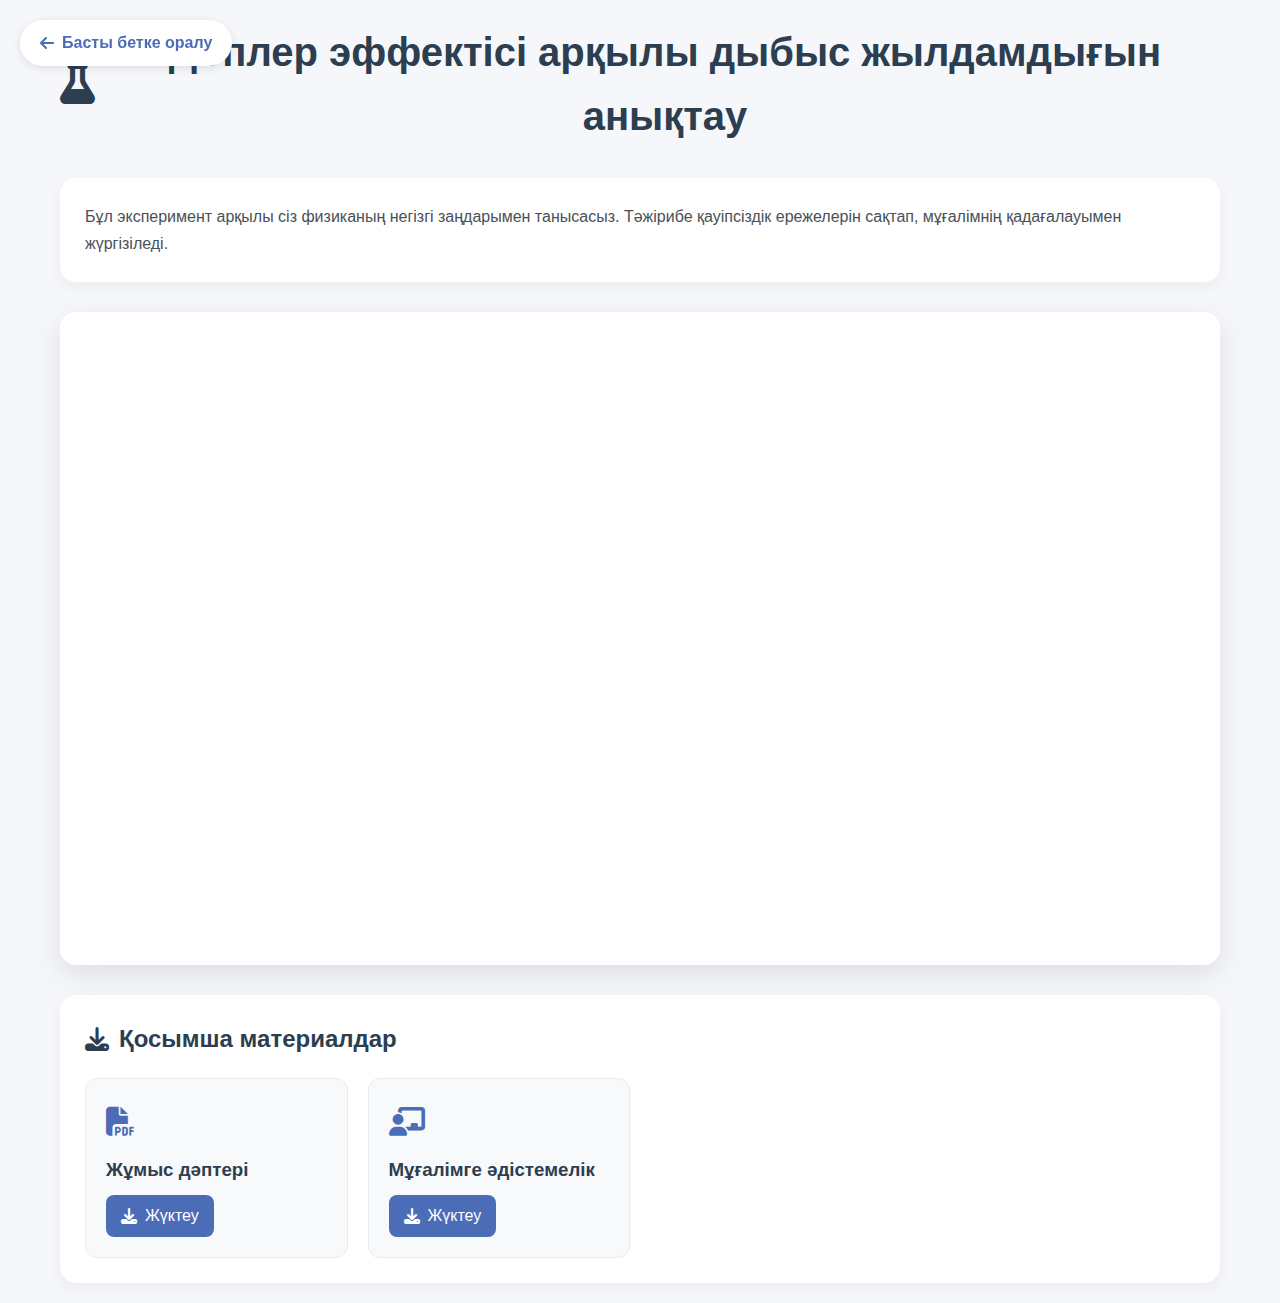
<file: experiment7-page.html>
<!DOCTYPE html>
<html lang="kk">
<head>
  <meta charset="UTF-8">
  <meta name="viewport" content="width=device-width, initial-scale=1.0">
  <title>Эксперимент - Bilim Platformasy</title>
  <link rel="stylesheet" href="https://cdnjs.cloudflare.com/ajax/libs/font-awesome/6.4.0/css/all.min.css">
  <link rel="stylesheet" href="styles.css">
  <style>
    .experiment-page {
      max-width: 1200px;
      margin: 0 auto;
      padding: 20px;
    }
    
    .experiment-header {
      text-align: center;
      margin-bottom: 30px;
      position: relative;
    }
    
    .experiment-title {
      color: #2c3e50;
      font-size: 2.5rem;
      margin-bottom: 10px;
      display: flex;
      align-items: center;
      justify-content: center;
      gap: 15px;
    }
    
    .video-container {
      background: white;
      border-radius: 16px;
      box-shadow: 0 10px 30px rgba(0,0,0,0.1);
      overflow: hidden;
      margin-bottom: 30px;
    }
    
    .experiment-video {
      width: 100%;
      min-height: 600px;
      display: block;
    }
    
    .materials-section {
      background: white;
      border-radius: 16px;
      padding: 25px;
      box-shadow: 0 5px 15px rgba(0,0,0,0.05);
    }
    
    .materials-title {
      color: #2c3e50;
      font-size: 1.5rem;
      margin-bottom: 20px;
      display: flex;
      align-items: center;
      gap: 10px;
    }
    
    .material-cards {
      display: grid;
      grid-template-columns: repeat(auto-fill, minmax(250px, 1fr));
      gap: 20px;
    }
    
    .material-card {
      background: #f8f9fa;
      border-radius: 12px;
      padding: 20px;
      transition: all 0.3s ease;
      border: 1px solid #e9ecef;
    }
    
    .material-card:hover {
      transform: translateY(-5px);
      box-shadow: 0 8px 15px rgba(0,0,0,0.1);
      border-color: #4b6cb7;
    }
    
    .material-icon {
      font-size: 1.8rem;
      color: #4b6cb7;
      margin-bottom: 10px;
    }
    
    .material-name {
      font-weight: 600;
      margin-bottom: 10px;
      color: #2c3e50;
    }
    
    .download-btn {
      display: inline-flex;
      align-items: center;
      gap: 8px;
      padding: 8px 15px;
      background: #4b6cb7;
      color: white;
      border-radius: 8px;
      text-decoration: none;
      font-weight: 500;
      transition: all 0.3s ease;
    }
    
    .download-btn:hover {
      background: #3a56a5;
    }
    
    .experiment-description {
      background: white;
      border-radius: 16px;
      padding: 25px;
      margin-bottom: 30px;
      box-shadow: 0 5px 15px rgba(0,0,0,0.05);
      line-height: 1.7;
      color: #495057;
    }
    
    @media (max-width: 768px) {
      .experiment-title {
        font-size: 2rem;
      }
      
      .material-cards {
        grid-template-columns: 1fr;
      }
    }
    
    @media (max-width: 480px) {
      .experiment-title {
        font-size: 1.8rem;
      }
    }
  </style>
</head>
<body>
  <a onclick="goBackToExperiments()" class="home-link">
    <i class="fas fa-arrow-left"></i> Басты бетке оралу
  </a>

<script>
function goBackToExperiments() {
  // Сохраняем в sessionStorage, что мы возвращаемся из эксперимента
  sessionStorage.setItem('returningFromExperiment', 'true');
  // Переходим на главную с якорем #experiments
  window.location.href = 'index.html#experiments';
}
</script>
  <div class="experiment-page">
    <div class="experiment-header">
      <h1 class="experiment-title">                                     
        <i class="fas fa-flask"></i> Доплер эффектісі арқылы дыбыс жылдамдығын анықтау
      </h1>
    </div>
    
    <div class="experiment-description">
      <p>Бұл эксперимент арқылы сіз физиканың негізгі заңдарымен танысасыз. Тәжірибе қауіпсіздік ережелерін сақтап, мұғалімнің қадағалауымен жүргізіледі.</p>
    </div>
    
    <div class="video-container">
      <iframe 
        class="experiment-video"
        src="https://www.youtube.com/embed/qLyXqavxHAU" 
        frameborder="0" 
        allow="accelerometer; autoplay; clipboard-write; encrypted-media; gyroscope; picture-in-picture" 
        allowfullscreen>
      </iframe>
      
    </div>
    
    <div class="materials-section">
      <h2 class="materials-title">
        <i class="fas fa-download"></i> Қосымша материалдар
      </h2>
      
      <div class="material-cards">
        <div class="material-card">
          <div class="material-icon">
            <i class="fas fa-file-pdf"></i>
          </div>
          <h3 class="material-name">Жұмыс дәптері</h3>
          <a href="experiments/№7 Зертханалық жұмыс дәптері.pdf" download class="download-btn">
            <i class="fas fa-download"></i> Жүктеу
          </a>
        </div>
        
        <div class="material-card">
          <div class="material-icon">
            <i class="fas fa-chalkboard-teacher"></i>
          </div>
          <h3 class="material-name">Мұғалімге әдістемелік</h3>
          <a href="experiments/Мұғалімге арналған әдістемелік.pdf" download class="download-btn">
            <i class="fas fa-download"></i> Жүктеу
          </a>
        </div>
      </div>
    </div>
  </div>
</body>
</html>
</file>
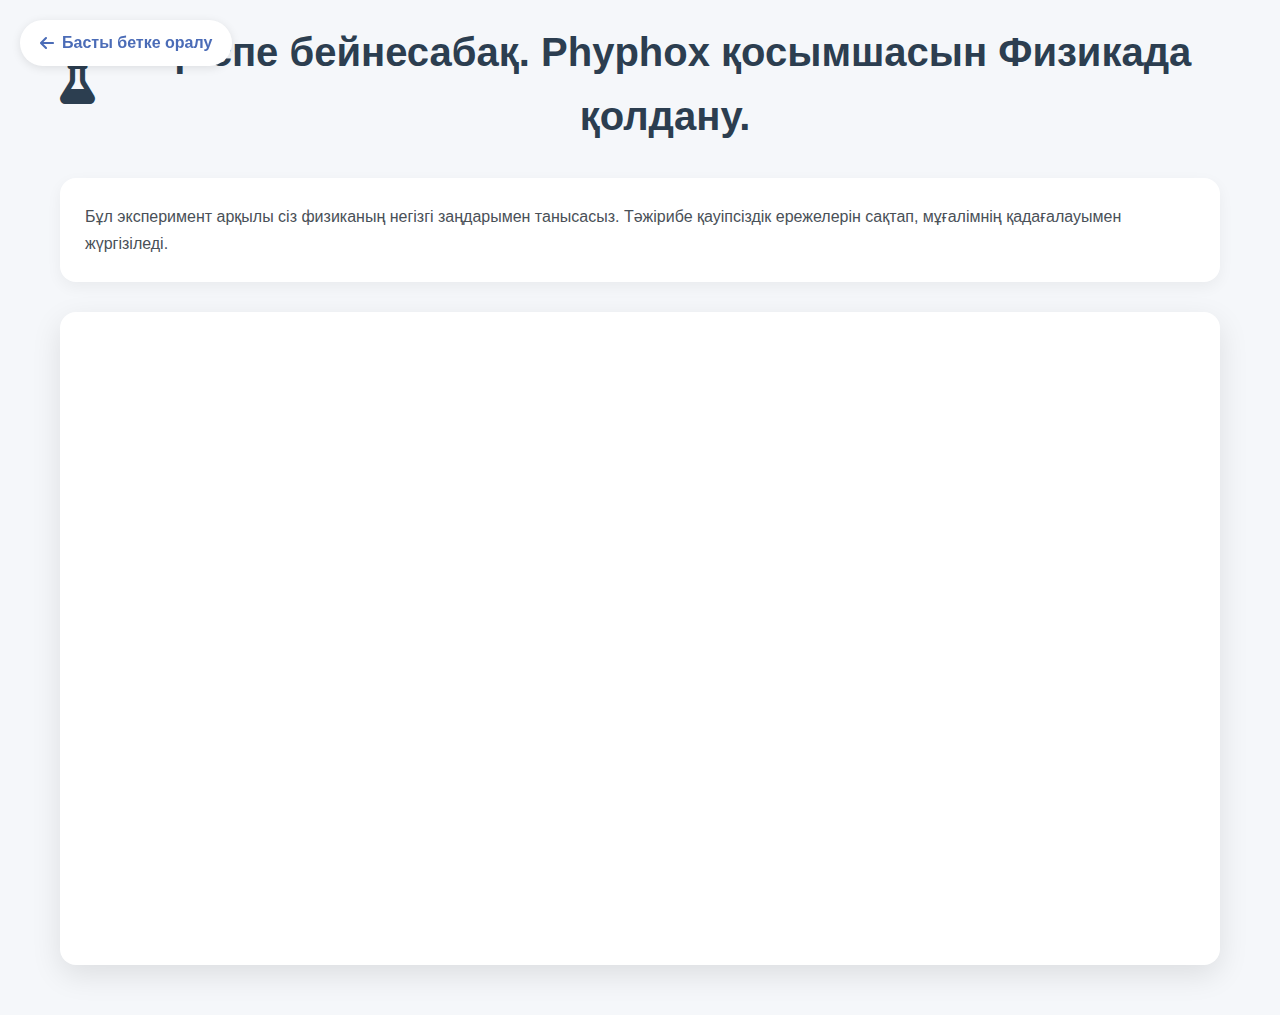
<file: experimentintro-page.html>
<!DOCTYPE html>
<html lang="kk">
<head>
  <meta charset="UTF-8">
  <meta name="viewport" content="width=device-width, initial-scale=1.0">
  <title>Эксперимент - Bilim Platformasy</title>
  <link rel="stylesheet" href="https://cdnjs.cloudflare.com/ajax/libs/font-awesome/6.4.0/css/all.min.css">
  <link rel="stylesheet" href="styles.css">
  <style>
    .experiment-page {
      max-width: 1200px;
      margin: 0 auto;
      padding: 20px;
    }
    
    .experiment-header {
      text-align: center;
      margin-bottom: 30px;
      position: relative;
    }
    
    .experiment-title {
      color: #2c3e50;
      font-size: 2.5rem;
      margin-bottom: 10px;
      display: flex;
      align-items: center;
      justify-content: center;
      gap: 15px;
    }
    
    .video-container {
      background: white;
      border-radius: 16px;
      box-shadow: 0 10px 30px rgba(0,0,0,0.1);
      overflow: hidden;
      margin-bottom: 30px;
    }
    
    .experiment-video {
      width: 100%;
      min-height: 600px;
      display: block;
    }
    
    .materials-section {
      background: white;
      border-radius: 16px;
      padding: 25px;
      box-shadow: 0 5px 15px rgba(0,0,0,0.05);
    }
    
    .materials-title {
      color: #2c3e50;
      font-size: 1.5rem;
      margin-bottom: 20px;
      display: flex;
      align-items: center;
      gap: 10px;
    }
    
    .material-cards {
      display: grid;
      grid-template-columns: repeat(auto-fill, minmax(250px, 1fr));
      gap: 20px;
    }
    
    .material-card {
      background: #f8f9fa;
      border-radius: 12px;
      padding: 20px;
      transition: all 0.3s ease;
      border: 1px solid #e9ecef;
    }
    
    .material-card:hover {
      transform: translateY(-5px);
      box-shadow: 0 8px 15px rgba(0,0,0,0.1);
      border-color: #4b6cb7;
    }
    
    .material-icon {
      font-size: 1.8rem;
      color: #4b6cb7;
      margin-bottom: 10px;
    }
    
    .material-name {
      font-weight: 600;
      margin-bottom: 10px;
      color: #2c3e50;
    }
    
    .download-btn {
      display: inline-flex;
      align-items: center;
      gap: 8px;
      padding: 8px 15px;
      background: #4b6cb7;
      color: white;
      border-radius: 8px;
      text-decoration: none;
      font-weight: 500;
      transition: all 0.3s ease;
    }
    
    .download-btn:hover {
      background: #3a56a5;
    }
    
    .experiment-description {
      background: white;
      border-radius: 16px;
      padding: 25px;
      margin-bottom: 30px;
      box-shadow: 0 5px 15px rgba(0,0,0,0.05);
      line-height: 1.7;
      color: #495057;
    }
    
    @media (max-width: 768px) {
      .experiment-title {
        font-size: 2rem;
      }
      
      .material-cards {
        grid-template-columns: 1fr;
      }
    }
    
    @media (max-width: 480px) {
      .experiment-title {
        font-size: 1.8rem;
      }
    }
  </style>
</head>
<body>
  <a onclick="goBackToExperiments()" class="home-link">
    <i class="fas fa-arrow-left"></i> Басты бетке оралу
  </a>

<script>
function goBackToExperiments() {
  // Сохраняем в sessionStorage, что мы возвращаемся из эксперимента
  sessionStorage.setItem('returningFromExperiment', 'true');
  // Переходим на главную с якорем #experiments
  window.location.href = 'index.html#experiments';
}
</script>
  <div class="experiment-page">
    <div class="experiment-header">
      <h1 class="experiment-title">                                     
        <i class="fas fa-flask"></i> Кіріспе бейнесабақ. Phyphox қосымшасын Физикада қолдану.
      </h1>
    </div>

    <div class="experiment-description">
      <p>Бұл эксперимент арқылы сіз физиканың негізгі заңдарымен танысасыз. Тәжірибе қауіпсіздік ережелерін сақтап, мұғалімнің қадағалауымен жүргізіледі.</p>
    </div>
  
    <div class="video-container">
      <iframe 
        class="experiment-video"
        src="https://www.youtube.com/embed/LQ5nN6IQnc0" 
        frameborder="0" 
        allow="accelerometer; autoplay; clipboard-write; encrypted-media; gyroscope; picture-in-picture" 
        allowfullscreen>
      </iframe>
    </div>
    
    
    </div>
  </div>
</body>
</html>
</file>
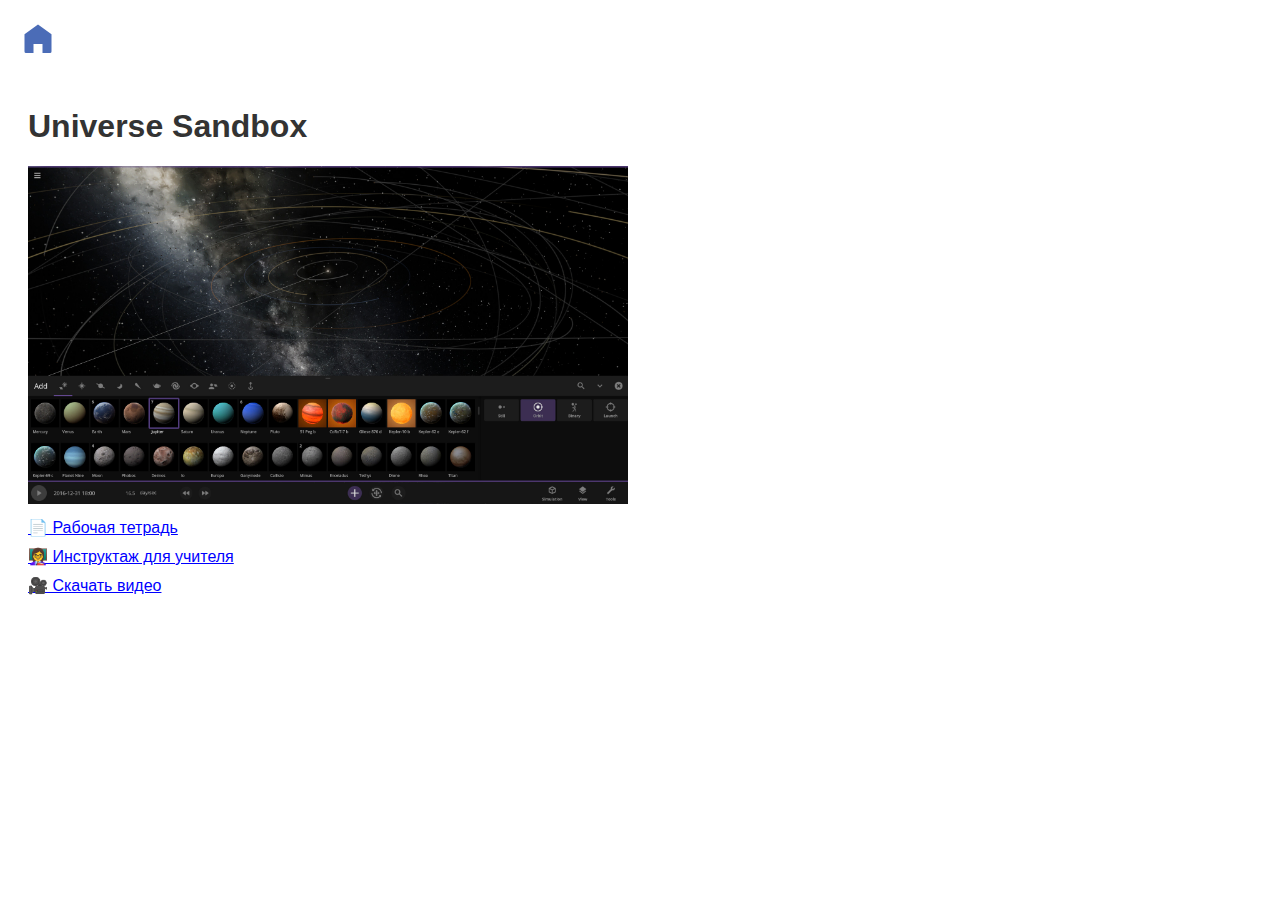
<file: game-page.html>
<!DOCTYPE html>
<html lang="ru">
<head>
  <meta charset="UTF-8" />
  <title>Игра</title>
  <style>
    body { font-family: Arial, sans-serif; padding: 20px; }

    .home-link {
      position: absolute;
      top: 20px;
      left: 20px;
      text-decoration: none;
    }

    .home-icon {
      width: 36px;
      height: 36px;
      fill: #4b6cb7;
      transition: 0.3s;
      cursor: pointer;
    }

    .home-icon:hover {
      fill: #35478c;
    }

    h1 {
      margin-top: 80px;
      color: #333;
    }
    iframe { width: 100%; height: 500px; border: none; margin-bottom: 20px; }
    .downloads a { display: block; margin: 10px 0; color: blue; text-decoration: underline; }
  </style>
</head>
<body>
   <a href="index.html" class="home-link" title="На главную">
    <svg class="home-icon" xmlns="http://www.w3.org/2000/svg" viewBox="0 0 24 24">
      <path d="M3 9.5L12 3l9 6.5V21a1 1 0 0 1-1 1h-5v-6H9v6H4a1 1 0 0 1-1-1V9.5z"/>
    </svg>
  </a>
  <h1>Universe Sandbox</h1>
    <div class="game-placeholder">
      <img src="game/ss_1237a0e77292b04d79d029b9fd3f753adb2f48fa.1920x1080.jpg" alt="Заглушка для игры" width="600" />
    </div>
  <div class="downloads">
    <a href="path/to/workbook.pdf" download>📄 Рабочая тетрадь</a>
    <a href="path/to/teacher-guide.pdf" download>👩‍🏫 Инструктаж для учителя</a>
    <a href="path/to/video.mp4" download>🎥 Скачать видео</a>
  </div>
</body>
</html>
</file>
<file: styles.css>
:root {
  --primary-color: #4b6cb7;
  --secondary-color: #182848;
  --accent-color: #ff6b6b;
  --light-color: #f8f9fa;
  --dark-color: #212529;
  --gray-color: #6c757d;
  --border-radius: 10px;
  --box-shadow: 0 5px 15px rgba(0, 0, 0, 0.1);
  --transition: all 0.3s ease;
}

* {
  margin: 0;
  padding: 0;
  box-sizing: border-box;
}

body {
  font-family: 'Segoe UI', Tahoma, Geneva, Verdana, sans-serif;
  background-color: #f5f7fa;
  color: var(--dark-color);
  line-height: 1.6;
}

header {
  background: linear-gradient(135deg, var(--secondary-color), var(--primary-color));
  color: white;
  padding: 1.5rem 0;
  box-shadow: 0 2px 10px rgba(0, 0, 0, 0.1);
}

.header-container {
  max-width: 1200px;
  margin: 0 auto;
  padding: 0 1.5rem;
}

header h1 {
  text-align: center;
  margin-bottom: 1.5rem;
  font-size: 2rem;
}

header h1 i {
  margin-right: 10px;
}

.nav-buttons {
  display: flex;
  justify-content: center;
  flex-wrap: wrap;
  gap: 15px;
}

.nav-btn {
  background: rgba(255, 255, 255, 0.1);
  border: 2px solid rgba(255, 255, 255, 0.2);
  color: white;
  padding: 0.8rem 1.5rem;
  border-radius: var(--border-radius);
  cursor: pointer;
  font-weight: 600;
  transition: var(--transition);
  display: flex;
  align-items: center;
  gap: 8px;
}

.nav-btn:hover {
  background: rgba(255, 255, 255, 0.2);
}

.nav-btn.active {
  background: white;
  color: var(--primary-color);
  box-shadow: var(--box-shadow);
}

.nav-btn i {
  font-size: 1.1rem;
}

main {
  max-width: 1200px;
  margin: 2rem auto;
  padding: 0 1.5rem;
}

.content-section {
  display: none;
  animation: fadeIn 0.5s ease;
}

.content-section.active {
  display: block;
}

.cards-container {
  display: grid;
  grid-template-columns: repeat(auto-fill, minmax(280px, 1fr));
  gap: 25px;
  margin-top: 2rem;
}

.card {
  background: white;
  border-radius: var(--border-radius);
  overflow: hidden;
  box-shadow: var(--box-shadow);
  transition: var(--transition);
}

.card:hover {
  transform: translateY(-5px);
  box-shadow: 0 10px 20px rgba(0, 0, 0, 0.15);
}

.card-image {
  height: 180px;
  overflow: hidden;
}

.card-image img {
  width: 100%;
  height: 100%;
  object-fit: cover;
  transition: var(--transition);
}

.card:hover .card-image img {
  transform: scale(1.05);
}

.card-body {
  padding: 1.5rem;
}

.card-body h3 {
  margin-bottom: 0.5rem;
  color: var(--secondary-color);
  font-size: 1.2rem;
}

.author {
  color: var(--gray-color);
  font-size: 0.9rem;
  margin-bottom: 1rem;
}

.card-buttons {
  display: flex;
  gap: 10px;
  margin-top: 1rem;
}

button {
  border: none;
  border-radius: var(--border-radius);
  padding: 0.6rem 1rem;
  font-weight: 600;
  cursor: pointer;
  transition: var(--transition);
  display: flex;
  align-items: center;
  gap: 8px;
}

.play-btn {
  background: var(--primary-color);
  color: white;
  width: 100%;
  justify-content: center;
}

.play-btn:hover {
  background: #3a56a5;
}

.read-btn {
  background: #28a745;
  color: white;
  flex: 1;
}

.read-btn:hover {
  background: #218838;
}

.download-btn {
  background: var(--gray-color);
  color: white;
  flex: 1;
}

.download-btn:hover {
  background: #5a6268;
}

.view-btn {
  background: var(--accent-color);
  color: white;
  width: 100%;
  justify-content: center;
}

.view-btn:hover {
  background: #e05555;
}

footer {
  background: var(--secondary-color);
  color: white;
  text-align: center;
  padding: 1.5rem;
  margin-top: 3rem;
}

@keyframes fadeIn {
  from { opacity: 0; }
  to { opacity: 1; }
}

/* Адаптивность */
@media (max-width: 768px) {
  .cards-container {
    grid-template-columns: repeat(auto-fill, minmax(240px, 1fr));
  }
  
  .nav-buttons {
    flex-wrap: nowrap;
    overflow-x: auto;
    padding-bottom: 10px;
    justify-content: flex-start;
    -webkit-overflow-scrolling: touch;
  }
  
  .nav-btn {
    flex: 0 0 auto;
    white-space: nowrap;
  }
}

@media (max-width: 480px) {
  .card-buttons {
    flex-direction: column;
  }
  
  .card-buttons button {
    width: 100%;
  }
  
  header h1 {
    font-size: 1.5rem;
  }
}
/* Общие стили для всех страниц */
.home-link {
  display: inline-flex;
  align-items: center;
  gap: 8px;
  padding: 10px 20px;
  background: white;
  border-radius: 30px;
  box-shadow: 0 2px 10px rgba(0,0,0,0.1);
  text-decoration: none;
  color: #4b6cb7;
  font-weight: 600;
  position: fixed;
  top: 20px;
  left: 20px;
  z-index: 100;
  transition: all 0.3s ease;
}

.home-link:hover {
  background: #f8f9fa;
  transform: translateY(-2px);
  box-shadow: 0 4px 15px rgba(0,0,0,0.15);
}

.home-link i {
  font-size: 1rem;
}


/* 
@media (max-width: 768px) {
  body {
    padding-top: 70px;
  }
  
  .home-link {
    padding: 8px 15px;
    font-size: 0.9rem;
  }
}
.logo-container {
  display: flex;
  justify-content: center;
  align-items: center;
  gap: 20px;
  margin-bottom: 15px;
}

.site-logo {
  height: 60px;
  width: auto;
}

.client-photo {
  height: 60px;
  width: 60px;
  border-radius: 50%;
  object-fit: cover;
  border: 3px solid white;
} */
 /* Стили для заголовка с логотипом */
/* Центрированный заголовок с лого и фото */
.centered-title {
  text-align: center;
  margin-bottom: 1.5rem;
  display: flex;
  justify-content: center;
}

.title-content {
  display: inline-flex;
  align-items: center;
  gap: 15px;
}

/* .header-logo {
  height: 32px;
  width: auto;
  object-fit: contain;
} */

.client-avatar {
  width: 100px;
  height: 100px;
  border-radius: 70%;
  object-fit: cover;
  border: 3px solid white;
  box-shadow: 0 3px 10px rgba(0,0,0,0.2);
  transition: transform 0.3s ease;
}

.client-avatar:hover {
  transform: scale(1.1);
}

/* Адаптивность для мобильных */
@media (max-width: 768px) {
  .title-content {
    gap: 10px;
    flex-wrap: wrap;
    justify-content: center;
  }
  
  .header-logo {
    height: 28px;
  }
  
  .client-avatar {
    width: 36px;
    height: 36px;
  }
  
  h1 {
    font-size: 1.8rem;
  }
}

/* Стили для модального окна */
.modal {
  display: none;
  position: fixed;
  z-index: 1000;
  left: 0;
  top: 0;
  width: 100%;
  height: 100%;
  background-color: rgba(0,0,0,0.8);
  animation: fadeIn 0.3s;
}

.modal-content {
  background: white;
  margin: 2% auto;
  padding: 25px;
  border-radius: 12px;
  width: 90%;
  max-width: 900px;
  max-height: 90vh;
  overflow-y: auto;
  box-shadow: 0 5px 30px rgba(0,0,0,0.3);
}

.close-modal {
  color: #aaa;
  float: right;
  font-size: 28px;
  font-weight: bold;
  cursor: pointer;
}

.video-container {
  position: relative;
  padding-bottom: 56.25%; /* 16:9 соотношение */
  height: 0;
  margin: 20px 0;
  border-radius: 8px;
  overflow: hidden;
}

.video-container iframe {
  position: absolute;
  top: 0;
  left: 0;
  width: 100%;
  height: 100%;
}

/* Адаптивность */
@media (max-width: 768px) {
  .modal-content {
    width: 95%;
    padding: 15px;
  }
}
/* Стили для кнопки возврата */
.modal-back-btn {
  display: inline-flex;
  align-items: center;
  gap: 8px;
  padding: 10px 20px;
  background: var(--primary-color);
  color: white;
  border-radius: 30px;
  text-decoration: none;
  font-weight: 600;
  margin-top: 20px;
  transition: all 0.3s ease;
}

.modal-back-btn:hover {
  background: var(--secondary-color);
  transform: translateY(-2px);
  box-shadow: 0 4px 8px rgba(0,0,0,0.2);
}

/* Модальное окно */
.modal {
  display: none;
  position: fixed;
  z-index: 1000;
  left: 0;
  top: 0;
  width: 100%;
  height: 100%;
  background-color: rgba(0,0,0,0.8);
  animation: fadeIn 0.3s;
}

.modal-content {
  background: white;
  margin: 2% auto;
  padding: 25px;
  border-radius: 12px;
  width: 90%;
  max-width: 900px;
  max-height: 90vh;
  overflow-y: auto;
  box-shadow: 0 5px 30px rgba(0,0,0,0.3);
  position: relative;
}

.close-modal {
  color: #aaa;
  float: right;
  font-size: 28px;
  font-weight: bold;
  cursor: pointer;
  position: absolute;
  right: 20px;
  top: 10px;
}

.video-container {
  position: relative;
  padding-bottom: 56.25%; /* 16:9 соотношение */
  height: 0;
  margin: 20px 0;
  border-radius: 8px;
  overflow: hidden;
}

.video-container iframe {
  position: absolute;
  top: 0;
  left: 0;
  width: 100%;
  height: 100%;
  border: none;
}

/* Кнопка возврата */
.modal-back-btn {
  display: inline-flex;
  align-items: center;
  gap: 8px;
  padding: 10px 20px;
  background: var(--primary-color);
  color: white;
  border-radius: 30px;
  text-decoration: none;
  font-weight: 600;
  margin-top: 20px;
  transition: all 0.3s ease;
  border: none;
  cursor: pointer;
}

.modal-back-btn:hover {
  background: var(--secondary-color);
  transform: translateY(-2px);
  box-shadow: 0 4px 8px rgba(0,0,0,0.2);
}

/* Материалы в модальном окне */
.materials-section {
  margin-top: 20px;
}

.material-cards {
  display: grid;
  grid-template-columns: repeat(auto-fill, minmax(250px, 1fr));
  gap: 15px;
  margin-top: 15px;
}

.material-card {
  background: #f8f9fa;
  border-radius: 8px;
  padding: 15px;
  border: 1px solid #e9ecef;
}

.material-icon {
  font-size: 1.5rem;
  color: var(--primary-color);
  margin-bottom: 10px;
}

.material-name {
  font-weight: 600;
  margin-bottom: 10px;
  color: var(--dark-color);
}

/* Адаптивность */
@media (max-width: 768px) {
  .modal-content {
    width: 95%;
    padding: 15px;
  }
  
  .material-cards {
    grid-template-columns: 1fr;
  }
}
</file>
